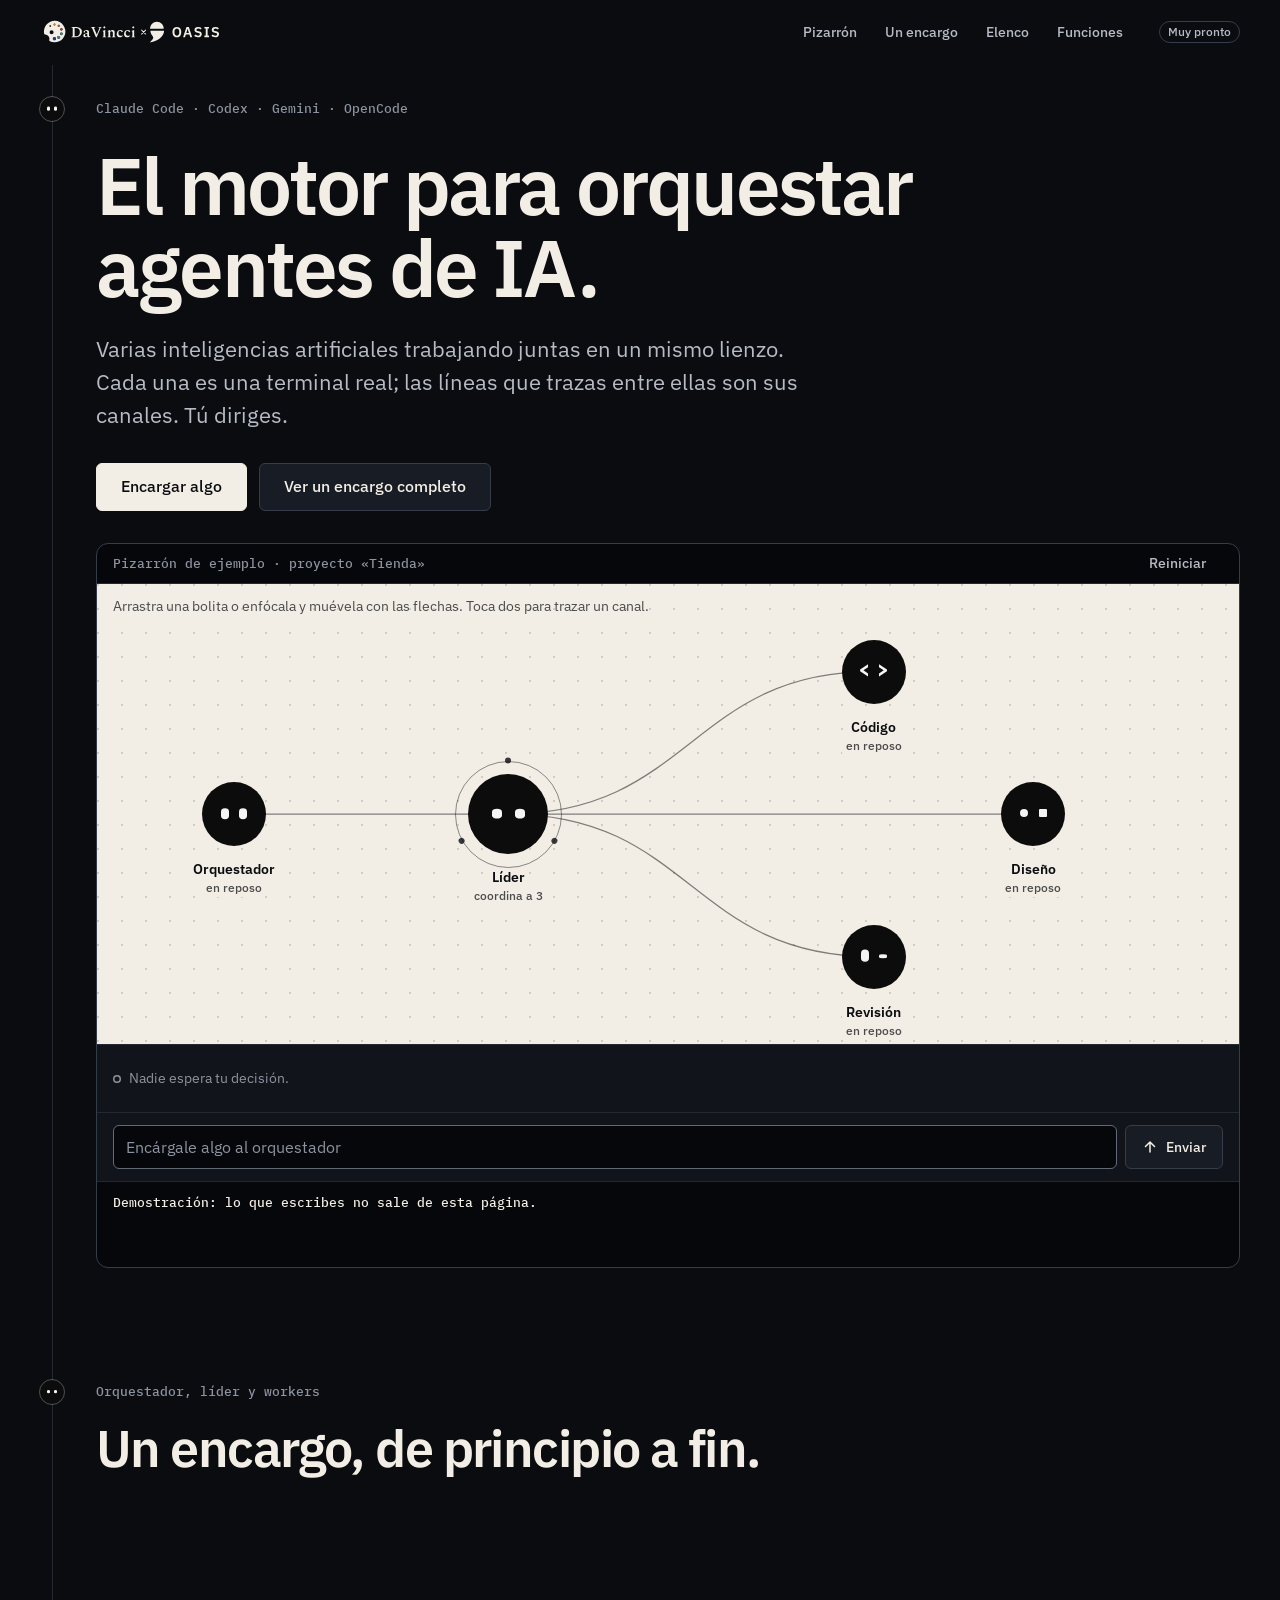
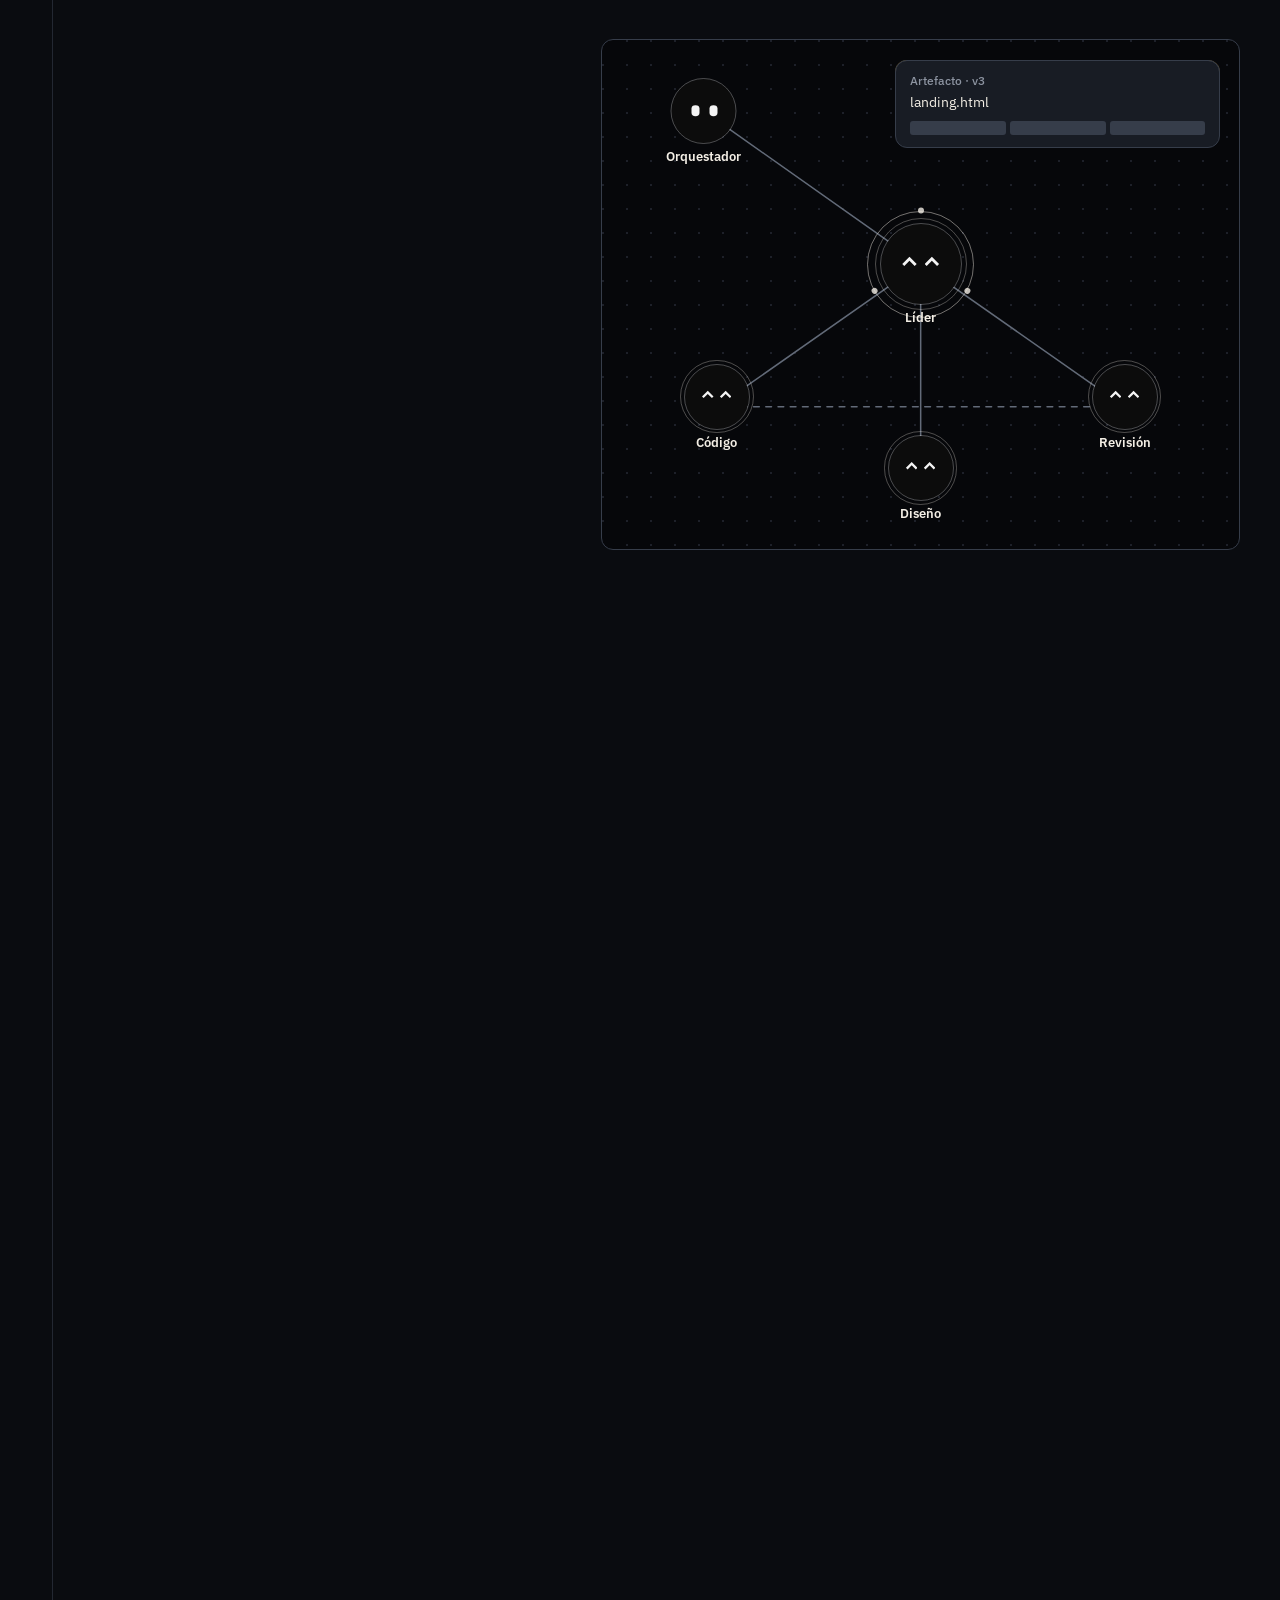
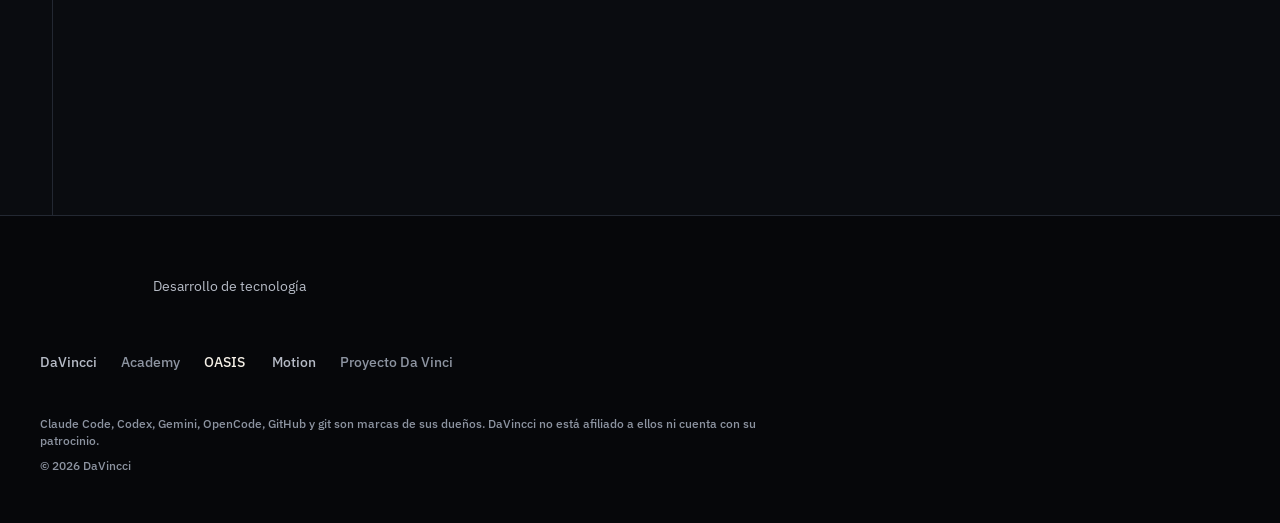
<file: index.html>
<!doctype html>
<html lang="es-MX">
<head>
<meta charset="utf-8">
<meta name="viewport" content="width=device-width, initial-scale=1">
<meta http-equiv="Content-Security-Policy" content="default-src 'none'; script-src 'self'; style-src 'self'; img-src 'self'; font-src 'self'; base-uri 'none'; form-action 'none'">
<meta name="referrer" content="strict-origin-when-cross-origin">
<title>OASIS · El motor para orquestar agentes de IA</title>
<meta name="description" content="OASIS es un pizarrón donde varias inteligencias artificiales trabajan juntas: terminales reales sobre un lienzo, unidas por líneas que son sus canales. Tú diriges.">
<meta name="theme-color" content="#0A0C10">
<meta name="color-scheme" content="dark">
<link rel="icon" href="comun/marca/oasis/reflejo-favicon.svg" type="image/svg+xml">
<link rel="preload" href="comun/fuentes/ibm-plex-sans-latin-400-normal.woff2" as="font" type="font/woff2" crossorigin>
<link rel="preload" href="comun/fuentes/ibm-plex-sans-latin-600-normal.woff2" as="font" type="font/woff2" crossorigin>
<link rel="stylesheet" href="comun/agentitos.css">
<link rel="stylesheet" href="comun/base.css">
<link rel="stylesheet" href="oasis.css">
<script src="comun/arranque.js"></script>
</head>
<body>
<a class="saltar" href="#contenido">Saltar al contenido</a>

<header class="barra">
  <div class="cont">
    <a class="marca" href="#contenido" aria-label="DaVincci × OASIS, inicio">
      <img src="comun/marca/lockup-oasis-color-oscuro.svg" alt="DaVincci × OASIS" width="179" height="28">
    </a>
    <nav class="barra-nav" aria-label="Secciones">
      <a href="#pizarron">Pizarrón</a>
      <a href="#equipo">Un encargo</a>
      <a href="#elenco">Elenco</a>
      <a href="#funciones">Funciones</a>
    </nav>
    <div class="barra-fin"><span class="etiqueta">Muy pronto</span></div>
    <details class="menu">
      <summary aria-label="Menú">
        <svg class="tres" viewBox="0 0 20 20" aria-hidden="true"><path d="M3 6h14M3 10h14M3 14h14"/></svg>
        <svg class="x" viewBox="0 0 20 20" aria-hidden="true"><path d="M5 5l10 10M15 5L5 15"/></svg>
      </summary>
      <nav class="menu-panel" aria-label="Secciones">
        <a href="#pizarron">Pizarrón</a>
        <a href="#equipo">Un encargo</a>
        <a href="#elenco">Elenco</a>
        <a href="#funciones">Funciones</a>
        <p class="nota"><span class="etiqueta">Muy pronto</span></p>
      </nav>
    </details>
  </div>
</header>

<main id="contenido">
  <div class="recorrido" aria-hidden="true"><div><i></i><b></b></div></div>

  <section class="tramo heroe" id="pizarron" aria-labelledby="t-heroe">
    <div class="cont">
      <div class="tramo-cab heroe-cab">
        <p class="sobre"><span class="nodo" aria-hidden="true"><span class="agentito t24" data-rol="general" data-animo="reposo" data-chico aria-hidden="true"><span class="ag-orbe"></span><span class="ag-anillo"></span><span class="ag-cara"><span class="ag-mirada"><span class="ag-ojo"><i class="ag-parpado"></i></span><span class="ag-ojo"><i class="ag-parpado"></i></span></span></span></span></span><span class="dato">Claude Code · Codex · Gemini · OpenCode</span></p>
        <h1 class="display-1" id="t-heroe">El motor para orquestar agentes de IA.</h1>
        <p class="entrada">Varias inteligencias artificiales trabajando juntas en un mismo lienzo. Cada una es una terminal real; las líneas que trazas entre ellas son sus canales. Tú diriges.</p>
        <div class="heroe-botones">
          <a class="btn primario l" href="#encargo" data-enfoca="#encargo">Encargar algo</a>
          <a class="btn l" href="#equipo">Ver un encargo completo</a>
        </div>
      </div>

      <div class="marco pizarron rv" id="demo" data-pausa data-pizarron>
        <div class="marco-cab">
          <span class="dato">Pizarrón de ejemplo<span class="solo-ancho"> · proyecto «Tienda»</span></span>
          <span class="fin"><button type="button" class="btn fantasma m" data-reiniciar>Reiniciar</button></span>
        </div>
        <div class="lienzo lienzo-crema" data-lienzo>
          <svg class="lineas" viewBox="0 0 100 100" preserveAspectRatio="none" aria-hidden="true" focusable="false">
            <g class="respaldo ancho"><path d="M12 50 36 50M36 50 68 19M36 50 82 50M36 50 68 81"/></g>
            <g class="respaldo angosto"><path d="M50 18 50 42M50 42 18 77M50 42 50 82M50 42 82 77"/></g>
            <g data-hilos></g>
          </svg>
          <button type="button" class="n n-orq" aria-describedby="pista-pizarron" data-id="orq" data-nombre="Orquestador">
            <span class="agentito" data-rol="general" data-animo="reposo" data-mira="puntero" aria-hidden="true"><span class="ag-orbe"></span><span class="ag-anillo"></span><span class="ag-cara"><span class="ag-mirada"><span class="ag-ojo"><i class="ag-parpado"></i></span><span class="ag-ojo"><i class="ag-parpado"></i></span></span></span></span>
            <span class="n-nombre">Orquestador</span><span class="n-estado" data-estado>en reposo</span>
          </button>
          <button type="button" class="n n-lid" aria-describedby="pista-pizarron" data-id="lid" data-nombre="Líder">
            <span class="agentito jefe" data-rol="lider" data-animo="reposo" data-mira="puntero" aria-hidden="true"><span class="ag-orbita"><i></i><i></i><i></i></span><span class="ag-orbe"></span><span class="ag-anillo"></span><span class="ag-cara"><span class="ag-mirada"><span class="ag-ojo"><i class="ag-parpado"></i></span><span class="ag-ojo"><i class="ag-parpado"></i></span></span></span></span>
            <span class="n-nombre">Líder</span><span class="n-estado" data-estado>coordina a 3</span>
          </button>
          <button type="button" class="n n-cod" aria-describedby="pista-pizarron" data-id="cod" data-nombre="Código">
            <span class="agentito" data-rol="codigo" data-animo="reposo" data-mira="puntero" aria-hidden="true"><span class="ag-orbe"></span><span class="ag-anillo"></span><span class="ag-cara"><span class="ag-mirada"><span class="ag-ojo"><i class="ag-parpado"></i></span><span class="ag-ojo"><i class="ag-parpado"></i></span></span></span></span>
            <span class="n-nombre">Código</span><span class="n-estado" data-estado>en reposo</span>
          </button>
          <button type="button" class="n n-dis" aria-describedby="pista-pizarron" data-id="dis" data-nombre="Diseño">
            <span class="agentito" data-rol="diseno" data-animo="reposo" data-mira="puntero" aria-hidden="true"><span class="ag-orbe"></span><span class="ag-anillo"></span><span class="ag-cara"><span class="ag-mirada"><span class="ag-ojo"><i class="ag-parpado"></i></span><span class="ag-ojo"><i class="ag-parpado"></i></span></span></span></span>
            <span class="n-nombre">Diseño</span><span class="n-estado" data-estado>en reposo</span>
          </button>
          <button type="button" class="n n-rev" aria-describedby="pista-pizarron" data-id="rev" data-nombre="Revisión">
            <span class="agentito" data-rol="revision" data-animo="reposo" data-mira="puntero" aria-hidden="true"><span class="ag-orbe"></span><span class="ag-anillo"></span><span class="ag-cara"><span class="ag-mirada"><span class="ag-ojo"><i class="ag-parpado"></i></span><span class="ag-ojo"><i class="ag-parpado"></i></span></span></span></span>
            <span class="n-nombre">Revisión</span><span class="n-estado" data-estado>en reposo</span>
          </button>

          <p class="pista cuerpo-s" id="pista-pizarron" data-pista>Arrastra una bolita o enfócala y muévela con las flechas. Toca dos para trazar un canal.</p>
        </div>

        <div class="decision" data-decision data-pide="no" aria-live="polite">
          <p class="cuerpo-s decision-libre"><span class="punto hueco" aria-hidden="true"></span>Nadie espera tu decisión.</p>
          <p class="cuerpo-s decision-pide"><span class="punto aviso" aria-hidden="true"></span><b>Revisión espera tu decisión.</b> <span data-pregunta>¿Publico la landing con el checkout nuevo?</span></p>
          <div class="decision-botones decision-pide">
            <button type="button" class="btn" data-responde="aprobar">Aprobar</button>
            <button type="button" class="btn fantasma" data-responde="cambios">Pedir cambios</button>
          </div>
        </div>

        <div class="encargo" data-encargo role="group" aria-label="Encargo de ejemplo">
          <label class="solo-lector" for="encargo">Encargo para el orquestador</label>
          <input id="encargo" name="encargo" type="text" autocomplete="off" maxlength="120" placeholder="Encárgale algo al orquestador" enterkeyhint="send">
          <button type="button" class="btn" data-envia aria-label="Enviar el encargo">
            <svg viewBox="0 0 16 16" aria-hidden="true"><path d="M8 13V3M3.5 7.5L8 3l4.5 4.5"/></svg><span class="solo-ancho">Enviar</span>
          </button>
        </div>
        <ol class="bitacora" data-bitacora aria-live="polite" aria-label="Lo último que pasó por el bus">
          <li class="dato">Demostración: lo que escribes no sale de esta página.</li>
        </ol>
      </div>
    </div>
  </section>

  <section class="tramo escena" id="equipo" aria-labelledby="t-equipo">
    <div class="cont">
      <header class="tramo-cab">
        <p class="sobre"><span class="nodo" aria-hidden="true"><span class="agentito t24" data-rol="lider" data-animo="reposo" data-chico aria-hidden="true"><span class="ag-orbita"><i></i><i></i><i></i></span><span class="ag-orbe"></span><span class="ag-anillo"></span><span class="ag-cara"><span class="ag-mirada"><span class="ag-ojo"><i class="ag-parpado"></i></span><span class="ag-ojo"><i class="ag-parpado"></i></span></span></span></span></span><span class="dato">Orquestador, líder y workers</span></p>
        <h2 class="display-2" id="t-equipo">Un encargo, de principio a fin.</h2>
      </header>
    </div>
    <div class="escena-alto" data-progreso="fijo:5" data-escena>
      <div class="escena-fija">
        <div class="cont escena-rejilla">
          <div class="escena-arte" data-pausa aria-hidden="true">
            <div class="lienzo-esc">
              <svg class="lineas-esc" viewBox="0 0 500 400" focusable="false">
                <path class="h h1" pathLength="1" d="M80 56L250 176"/>
                <path class="h h2" pathLength="1" d="M250 176L90 288"/>
                <path class="h h3" pathLength="1" d="M250 176L250 344"/>
                <path class="h h4" pathLength="1" d="M250 176L410 288"/>
                <path class="h bus" pathLength="1" d="M90 288L410 288"/>
              </svg>
              <div class="e e-orq"><span class="agentito" data-rol="general" data-animo="reposo" data-e="orq" aria-hidden="true"><span class="ag-orbe"></span><span class="ag-anillo"></span><span class="ag-cara"><span class="ag-mirada"><span class="ag-ojo"><i class="ag-parpado"></i></span><span class="ag-ojo"><i class="ag-parpado"></i></span></span></span></span><span class="n-nombre">Orquestador</span></div>
              <div class="e e-lid"><span class="agentito jefe" data-rol="lider" data-animo="terminado" data-e="lid" aria-hidden="true"><span class="ag-orbita"><i></i><i></i><i></i></span><span class="ag-orbe"></span><span class="ag-anillo"></span><span class="ag-cara"><span class="ag-mirada"><span class="ag-ojo"><i class="ag-parpado"></i></span><span class="ag-ojo"><i class="ag-parpado"></i></span></span></span></span><span class="n-nombre">Líder</span></div>
              <div class="e e-cod"><span class="agentito" data-rol="codigo" data-animo="terminado" data-e="cod" aria-hidden="true"><span class="ag-orbe"></span><span class="ag-anillo"></span><span class="ag-cara"><span class="ag-mirada"><span class="ag-ojo"><i class="ag-parpado"></i></span><span class="ag-ojo"><i class="ag-parpado"></i></span></span></span></span><span class="n-nombre">Código</span></div>
              <div class="e e-dis"><span class="agentito" data-rol="diseno" data-animo="terminado" data-e="dis" aria-hidden="true"><span class="ag-orbe"></span><span class="ag-anillo"></span><span class="ag-cara"><span class="ag-mirada"><span class="ag-ojo"><i class="ag-parpado"></i></span><span class="ag-ojo"><i class="ag-parpado"></i></span></span></span></span><span class="n-nombre">Diseño</span></div>
              <div class="e e-rev"><span class="agentito" data-rol="revision" data-animo="terminado" data-e="rev" aria-hidden="true"><span class="ag-orbe"></span><span class="ag-anillo"></span><span class="ag-cara"><span class="ag-mirada"><span class="ag-ojo"><i class="ag-parpado"></i></span><span class="ag-ojo"><i class="ag-parpado"></i></span></span></span></span><span class="n-nombre">Revisión</span></div>
              <span class="viajero"></span>
              <div class="globo g-encargo"><span class="micro">Tú</span><p class="cuerpo-s">Saca la landing nueva y revisa el checkout.</p></div>
              <div class="globo g-decision"><p class="cuerpo-s"><span class="punto aviso"></span><b>Revisión espera tu decisión.</b></p><p class="falsos"><span>Aprobar</span><span>Pedir cambios</span></p></div>
              <div class="globo g-artefacto"><span class="micro">Artefacto · v3</span><p class="cuerpo-s">landing.html</p><span class="mini-pagina"><i></i><i></i><i></i></span></div>
            </div>
          </div>
          <ol class="leyendas">
            <li><span class="dato">1 de 5</span><h3 class="titulo-1">Lo pides en una frase.</h3><p class="cuerpo">Le escribes al orquestador como a una persona. También puedes dictarlo: la voz se transcribe en tu propia máquina.</p></li>
            <li><span class="dato">2 de 5</span><h3 class="titulo-1">Él arma el equipo.</h3><p class="cuerpo">Decide qué proyectos toca, crea un worker por frente y le da a cada uno su carpeta, su modelo y su encargo. Un líder los coordina.</p></li>
            <li><span class="dato">3 de 5</span><h3 class="titulo-1">Se hablan por las líneas.</h3><p class="cuerpo">Cada línea es un canal. Por ahí Código le avisa a Revisión que ya hay algo que leer, sin pasar por ti.</p></li>
            <li><span class="dato">4 de 5</span><h3 class="titulo-1">A ti te llega lo que hay que decidir.</h3><p class="cuerpo">La Bandeja junta solo lo tuyo: una decisión pendiente o un turno terminado. La coordinación entre ellos no te interrumpe.</p></li>
            <li><span class="dato">5 de 5</span><h3 class="titulo-1">Queda algo que se puede abrir.</h3><p class="cuerpo">El resultado se publica como artefacto, con sus versiones, y la tarea cierra su rama.</p></li>
          </ol>
        </div>
      </div>
    </div>
  </section>

  <section class="tramo" id="elenco" aria-labelledby="t-elenco">
    <div class="cont">
      <header class="tramo-cab rv">
        <p class="sobre"><span class="nodo" aria-hidden="true"><span class="agentito t24" data-rol="diseno" data-animo="reposo" data-chico aria-hidden="true"><span class="ag-orbe"></span><span class="ag-anillo"></span><span class="ag-cara"><span class="ag-mirada"><span class="ag-ojo"><i class="ag-parpado"></i></span><span class="ag-ojo"><i class="ag-parpado"></i></span></span></span></span></span><span class="dato">12 roles, un rasgo cada uno</span></p>
        <h2 class="display-2" id="t-elenco">Cada worker tiene cara.</h2>
        <p class="entrada">Una bolita por worker. Los ojos dicen su rol y el anillo, su estado. Así reconoces a tu equipo de un vistazo, también a 24 px.</p>
      </header>
      <div class="elenco" data-pausa>
        <div class="elenco-barra rv">
          <div class="pestanas" role="group" aria-label="Estado de las bolitas" data-elige="animo" data-en="#elenco .elenco-lista" data-hijos=".agentito">
            <button type="button" data-valor="trabajando" aria-pressed="true">Trabajando</button>
            <button type="button" data-valor="reposo" aria-pressed="false">En reposo</button>
            <button type="button" data-valor="esperando" aria-pressed="false">Espera tu decisión</button>
            <button type="button" data-valor="terminado" aria-pressed="false">Terminó</button>
            <button type="button" data-valor="error" aria-pressed="false">Error</button>
            <button type="button" data-valor="dormido" aria-pressed="false">Dormido</button>
          </div>
          <p class="cuerpo-s elenco-nota" data-nota-animo aria-live="polite">El anillo blanco late y cada rol hace su gesto.</p>
        </div>
        <ul class="elenco-lista">
          <li class="rv"><span class="agentito jefe" data-rol="lider" data-animo="trabajando" aria-hidden="true"><span class="ag-orbita"><i></i><i></i><i></i></span><span class="ag-orbe"></span><span class="ag-anillo"></span><span class="ag-cara"><span class="ag-mirada"><span class="ag-ojo"><i class="ag-parpado"></i></span><span class="ag-ojo"><i class="ag-parpado"></i></span></span></span></span><div><h3 class="titulo-3">Líder</h3><p class="cuerpo-s">Coordina a los workers de una tarea: reparte, junta y decide.</p><p class="micro">Una órbita con un punto por worker.</p></div></li>
          <li class="rv"><span class="agentito" data-rol="planificador" data-animo="trabajando" aria-hidden="true"><span class="ag-orbe"></span><span class="ag-anillo"></span><span class="ag-cara"><span class="ag-mirada"><span class="ag-ojo"><i class="ag-parpado"></i></span><span class="ag-ojo"><i class="ag-parpado"></i></span></span></span></span><div><h3 class="titulo-3">Planificador</h3><p class="cuerpo-s">Descompone y planea, sin tocar código.</p><p class="micro">La única silueta cuadrada.</p></div></li>
          <li class="rv"><span class="agentito" data-rol="codigo" data-animo="trabajando" aria-hidden="true"><span class="ag-orbe"></span><span class="ag-anillo"></span><span class="ag-cara"><span class="ag-mirada"><span class="ag-ojo"><i class="ag-parpado"></i></span><span class="ag-ojo"><i class="ag-parpado"></i></span></span></span></span><div><h3 class="titulo-3">Código</h3><p class="cuerpo-s">Escribe y arregla código en su rama.</p><p class="micro">Sus ojos son una etiqueta: &lt; &gt;.</p></div></li>
          <li class="rv"><span class="agentito" data-rol="revision" data-animo="trabajando" aria-hidden="true"><span class="ag-orbe"></span><span class="ag-anillo"></span><span class="ag-cara"><span class="ag-mirada"><span class="ag-ojo"><i class="ag-parpado"></i></span><span class="ag-ojo"><i class="ag-parpado"></i></span></span></span></span><div><h3 class="titulo-3">Revisión</h3><p class="cuerpo-s">Revisa PR y diffs.</p><p class="micro">Entrecierra un ojo y lee despacio.</p></div></li>
          <li class="rv"><span class="agentito" data-rol="verificador" data-animo="trabajando" aria-hidden="true"><span class="ag-orbe"></span><span class="ag-anillo"></span><span class="ag-cara"><span class="ag-mirada"><span class="ag-ojo"><i class="ag-parpado"></i></span><span class="ag-ojo"><i class="ag-parpado"></i></span></span></span></span><div><h3 class="titulo-3">Verificador</h3><p class="cuerpo-s">Corre pruebas y da el visto bueno.</p><p class="micro">Un ojo es una mira; el otro guiña.</p></div></li>
          <li class="rv"><span class="agentito" data-rol="investigacion" data-animo="trabajando" aria-hidden="true"><span class="ag-orbe"></span><span class="ag-anillo"></span><span class="ag-cara"><span class="ag-mirada"><span class="ag-ojo"><i class="ag-parpado"></i></span><span class="ag-ojo"><i class="ag-parpado"></i></span></span></span></span><div><h3 class="titulo-3">Investigación</h3><p class="cuerpo-s">Busca y compara fuentes.</p><p class="micro">Un ojo grande, como visto con lupa.</p></div></li>
          <li class="rv"><span class="agentito" data-rol="render" data-animo="trabajando" aria-hidden="true"><span class="ag-orbe"></span><span class="ag-anillo"></span><span class="ag-cara"><span class="ag-mirada"><span class="ag-ojo"><i class="ag-parpado"></i></span><span class="ag-ojo"><i class="ag-parpado"></i></span></span></span></span><div><h3 class="titulo-3">Render</h3><p class="cuerpo-s">Renders, video y edición.</p><p class="micro">Un solo ojo panorámico.</p></div></li>
          
          <li class="rv"><span class="agentito" data-rol="infra" data-animo="trabajando" aria-hidden="true"><span class="ag-orbe"></span><span class="ag-anillo"></span><span class="ag-cara"><span class="ag-mirada"><span class="ag-ojo"><i class="ag-parpado"></i></span><span class="ag-ojo"><i class="ag-parpado"></i></span></span></span></span><div><h3 class="titulo-3">Infra</h3><p class="cuerpo-s">Servidores, mudanzas y despliegues.</p><p class="micro">Ojos de píxel, como los LED de un servidor.</p></div></li>
          <li class="rv"><span class="agentito" data-rol="diseno" data-animo="trabajando" aria-hidden="true"><span class="ag-orbe"></span><span class="ag-anillo"></span><span class="ag-cara"><span class="ag-mirada"><span class="ag-ojo"><i class="ag-parpado"></i></span><span class="ag-ojo"><i class="ag-parpado"></i></span></span></span></span><div><h3 class="titulo-3">Diseño</h3><p class="cuerpo-s">Interfaz, marca y vistas previas.</p><p class="micro">Un ojo redondo y uno cuadrado.</p></div></li>
          <li class="rv"><span class="agentito" data-rol="datos" data-animo="trabajando" aria-hidden="true"><span class="ag-orbe"></span><span class="ag-anillo"></span><span class="ag-cara"><span class="ag-mirada"><span class="ag-ojo"><i class="ag-parpado"></i></span><span class="ag-ojo"><i class="ag-parpado"></i></span></span></span></span><div><h3 class="titulo-3">Datos</h3><p class="cuerpo-s">Tablas, análisis y migraciones.</p><p class="micro">Dos barras de una gráfica.</p></div></li>
          <li class="rv"><span class="agentito" data-rol="redactor" data-animo="trabajando" aria-hidden="true"><span class="ag-orbe"></span><span class="ag-anillo"></span><span class="ag-cara"><span class="ag-mirada"><span class="ag-ojo"><i class="ag-parpado"></i></span><span class="ag-ojo"><i class="ag-parpado"></i></span></span></span></span><div><h3 class="titulo-3">Redactor</h3><p class="cuerpo-s">Textos, guiones y contenido.</p><p class="micro">Ojos de comillas.</p></div></li>
          <li class="rv"><span class="agentito" data-rol="general" data-animo="trabajando" aria-hidden="true"><span class="ag-orbe"></span><span class="ag-anillo"></span><span class="ag-cara"><span class="ag-mirada"><span class="ag-ojo"><i class="ag-parpado"></i></span><span class="ag-ojo"><i class="ag-parpado"></i></span></span></span></span><div><h3 class="titulo-3">General</h3><p class="cuerpo-s">Sin rol fijo: toma lo que haga falta.</p><p class="micro">Dos ojos ovalados: la base de todos.</p></div></li>
        </ul>
      </div>
    </div>
  </section>

  <section class="tramo" id="funciones" aria-labelledby="t-funciones">
    <div class="cont">
      <header class="tramo-cab rv">
        <p class="sobre"><span class="nodo" aria-hidden="true"><span class="agentito t24" data-rol="codigo" data-animo="reposo" data-chico aria-hidden="true"><span class="ag-orbe"></span><span class="ag-anillo"></span><span class="ag-cara"><span class="ag-mirada"><span class="ag-ojo"><i class="ag-parpado"></i></span><span class="ag-ojo"><i class="ag-parpado"></i></span></span></span></span></span><span class="dato">Cinco piezas que puedes tocar</span></p>
        <h2 class="display-2" id="t-funciones">Lo que rodea al pizarrón.</h2>
      </header>

      <div class="demos">
        <article class="demo d-bus rv" aria-labelledby="t-bus">
          <div class="demo-texto">
            <h3 class="titulo-2" id="t-bus">Se hablan por un bus.</h3>
            <p class="cuerpo-s">Cada worker trae cuatro herramientas para hablar con sus vecinos del pizarrón. Solo alcanza a quien tú le conectaste.</p>
          </div>
          <div class="marco" data-bus>
            <div class="marco-cab"><span class="dato">Worker «Código» · bus del pizarrón</span></div>
            <div class="bus">
              <div class="bus-lista" role="group" aria-label="Herramientas del bus">
                <button type="button" class="codigo" data-herramienta="vecinos" aria-pressed="true">vecinos()</button>
                <button type="button" class="codigo" data-herramienta="enviar" aria-pressed="false">enviar(a, mensaje)</button>
                <button type="button" class="codigo" data-herramienta="salida" aria-pressed="false">leer_salida(nodo)</button>
                <button type="button" class="codigo" data-herramienta="buzon" aria-pressed="false">leer_buzon()</button>
              </div>
              <div class="bus-salida">
                <p class="cuerpo-s" data-bus-que>Muestra con quién estás conectado y si puedes escribirle.</p>
                <pre class="codigo" data-bus-salida tabindex="0" aria-label="Resultado de ejemplo">vecinos()

[
  { "id": "lider", "estado": "activa" },
  { "id": "revision", "estado": "activa" }
]</pre>
              </div>
            </div>
          </div>
        </article>

        <article class="demo d-boveda rv" aria-labelledby="t-boveda">
          <div class="demo-texto">
            <h3 class="titulo-2" id="t-boveda">Las llaves no pasan por el chat.</h3>
            <p class="cuerpo-s">Los secretos viven cifrados en la Bóveda, cada uno con su alcance. Un worker los usa dentro de un comando; si un valor aparece en un mensaje, sale enmascarado.</p>
          </div>
          <div class="marco" data-boveda>
            <div class="marco-cab"><span class="dato">Bóveda · ejemplo</span><span class="fin"><svg class="ico t3" viewBox="0 0 16 16" aria-hidden="true"><path d="M4 7V5a4 4 0 0 1 8 0v2M3.5 7h9a1 1 0 0 1 1 1v5a1 1 0 0 1-1 1h-9a1 1 0 0 1-1-1V8a1 1 0 0 1 1-1Z"/></svg></span></div>
            <ul class="secretos">
              <li><span class="codigo">repo-ejemplo</span><span class="micro">global</span><span class="codigo t3" aria-label="valor oculto">••••••••</span></li>
              <li><span class="codigo">stripe-prueba</span><span class="micro">proyecto Tienda</span><span class="codigo t3" aria-label="valor oculto">••••••••</span></li>
              <li><span class="codigo">correo-envios</span><span class="micro">Tienda y Boletín</span><span class="codigo t3" aria-label="valor oculto">••••••••</span></li>
            </ul>
            <p class="orden codigo"><span class="t3" aria-hidden="true">$ </span>git push <span class="t3">· el worker usa</span> ••••[repo-ejemplo]</p>
            <div class="redactar" data-redactar role="group" aria-label="Mensaje de ejemplo">
              <label class="micro" for="msj-boveda">Escribe un mensaje con la clave de ejemplo <code>sk_ejemplo_4242</code></label>
              <div class="redactar-fila">
                <input id="msj-boveda" type="text" autocomplete="off" maxlength="90" value="La clave de prueba es sk_ejemplo_4242">
                <button type="button" class="btn m" data-envia>Mandar</button>
              </div>
              <p class="redactado cuerpo-s" data-redactado aria-live="polite"><span class="micro">Así llega al chat</span><span data-texto>La clave de prueba es ••••[stripe-prueba]</span></p>
            </div>
          </div>
        </article>

        <article class="demo d-tareas rv" aria-labelledby="t-tareas">
          <div class="demo-texto">
            <h3 class="titulo-2" id="t-tareas">Cada pedido es una rama.</h3>
            <p class="cuerpo-s">Las tareas se leen como un <code>git log --graph</code>: una línea por pedido y sus movimientos como commits. El punto dice quién la tiene.</p>
          </div>
          <div class="marco tareas" data-tareas data-filtro="toca">
            <div class="marco-cab">
              <div class="pestanas" role="group" aria-label="Filtro de tareas" data-elige="filtro" data-en="[data-tareas]">
                <button type="button" data-valor="toca" aria-pressed="true">Te toca <span class="cuenta" data-cuenta="toca">2</span></button>
                <button type="button" data-valor="marcha" aria-pressed="false">En marcha <span class="cuenta" data-cuenta="marcha">3</span></button>
                <button type="button" data-valor="todo" aria-pressed="false">Todo <span class="cuenta" data-cuenta="todo">6</span></button>
              </div>
            </div>
            <ul class="ramas">
              <li data-espera="toca">
                <button type="button" class="rama" aria-expanded="true"><span class="punto aviso" aria-hidden="true"></span><span class="rama-t">Aprobar la landing nueva</span><span class="rama-q" data-quien>te toca · decidir</span><span class="rama-h dato">5 min</span></button>
                <div class="rama-detalle">
                  <ol class="commits"><li>Pedido</li><li>Se lanzó a Diseño</li><li>Diseño publicó el artefacto v3</li><li class="ahora">Ahora te toca</li></ol>
                  <div class="respuestas" data-respuestas><button type="button" class="btn m" data-cierra>Aprobar</button><button type="button" class="btn fantasma m" data-devuelve>Pedir cambios</button></div>
                </div>
              </li>
              <li data-espera="toca">
                <button type="button" class="rama" aria-expanded="false"><span class="punto aviso" aria-hidden="true"></span><span class="rama-t">Elegir el dominio</span><span class="rama-q" data-quien>te toca · decidir</span><span class="rama-h dato">2 h</span></button>
                <div class="rama-detalle">
                  <ol class="commits"><li>Pedido</li><li>Investigación comparó tres opciones</li><li class="ahora">Ahora te toca</li></ol>
                  <div class="respuestas" data-respuestas><button type="button" class="btn m" data-cierra>Ya lo hice</button></div>
                </div>
              </li>
              <li data-espera="marcha">
                <button type="button" class="rama" aria-expanded="false"><span class="punto" aria-hidden="true"></span><span class="rama-t">Arreglar el checkout en móvil</span><span class="rama-q">la lleva Código</span><span class="rama-h dato">12 min</span></button>
                <div class="rama-detalle"><ol class="commits"><li>Pedido</li><li>Se lanzó a Código</li><li class="ahora">Avance: la prueba ya falla donde debe</li></ol></div>
              </li>
              <li data-espera="marcha">
                <button type="button" class="rama" aria-expanded="false"><span class="punto" aria-hidden="true"></span><span class="rama-t">Escribir el correo de bienvenida</span><span class="rama-q">la lleva Redactor</span><span class="rama-h dato">40 min</span></button>
                <div class="rama-detalle"><ol class="commits"><li>Pedido</li><li class="ahora">Se lanzó a Redactor</li></ol></div>
              </li>
              <li data-espera="marcha">
                <button type="button" class="rama" aria-expanded="false"><span class="punto hueco" aria-hidden="true"></span><span class="rama-t">Dar de alta el comercio</span><span class="rama-q">espera a un tercero</span><span class="rama-h dato">1 d</span></button>
                <div class="rama-detalle"><ol class="commits"><li>Pedido</li><li class="ahora">Espera la respuesta del banco</li></ol></div>
              </li>
              <li data-espera="lista">
                <button type="button" class="rama" aria-expanded="false"><span class="punto hecho" aria-hidden="true"></span><span class="rama-t">Migrar el catálogo</span><span class="rama-q">lista</span><span class="rama-h dato">ayer</span></button>
                <div class="rama-detalle"><ol class="commits"><li>Pedido</li><li>Se lanzó a Datos</li><li class="ahora">Hecha</li></ol></div>
              </li>
            </ul>
            <p class="vacio cuerpo-s" data-vacio hidden><span class="agentito t24" data-rol="general" data-animo="terminado" data-chico aria-hidden="true"><span class="ag-orbe"></span><span class="ag-anillo"></span><span class="ag-cara"><span class="ag-mirada"><span class="ag-ojo"><i class="ag-parpado"></i></span><span class="ag-ojo"><i class="ag-parpado"></i></span></span></span></span>Nada te espera.</p>
          </div>
        </article>

        <article class="demo d-artefactos rv" aria-labelledby="t-artefactos">
          <div class="demo-texto">
            <h3 class="titulo-2" id="t-artefactos">El resultado se abre, no se describe.</h3>
            <p class="cuerpo-s">Un worker publica su trabajo como artefacto: una página que vive en el pizarrón y guarda cada versión.</p>
          </div>
          <div class="marco artefacto" data-artefacto data-version="3">
            <div class="marco-cab">
              <span class="dato">landing.html</span>
              <div class="fin pestanas" role="group" aria-label="Versión del artefacto" data-elige="version" data-en="[data-artefacto]">
                <button type="button" data-valor="1" aria-pressed="false">v1</button>
                <button type="button" data-valor="2" aria-pressed="false">v2</button>
                <button type="button" data-valor="3" aria-pressed="true">v3</button>
              </div>
            </div>
            <div class="pagina" aria-hidden="true">
              <div class="pg-barra"><i></i><i></i><i></i></div>
              <div class="pg-titulo"><i></i><i></i></div>
              <div class="pg-boton"></div>
              <div class="pg-foto"></div>
              <div class="pg-tres"><i></i><i></i><i></i></div>
            </div>
            <p class="cuerpo-s artefacto-nota" data-nota-version aria-live="polite">v3 · Revisión pidió tres columnas y Diseño las añadió.</p>
          </div>
        </article>

        <article class="demo d-cambios rv" aria-labelledby="t-cambios">
          <div class="demo-texto">
            <h3 class="titulo-2" id="t-cambios">Cada worker en su rama, y tú ves el diff.</h3>
            <p class="cuerpo-s">Con rama propia, un worker nace en su worktree de git: dos en el mismo repositorio no se pisan. Al terminar cada turno queda un punto de control al que puedes volver.</p>
          </div>
          <div class="marco cambios" data-cambios data-modo="sin-commit">
            <div class="marco-cab">
              <span class="dato"><svg class="ico" viewBox="0 0 16 16" aria-hidden="true"><path d="M5 3.5v9M5 9c0-2.5 6-1 6-4.5"/><circle cx="5" cy="3" r="1.5"/><circle cx="5" cy="13" r="1.5"/><circle cx="11" cy="3.5" r="1.5"/></svg>oasis/codigo</span>
              <div class="fin pestanas" role="group" aria-label="Qué cambios ver" data-elige="modo" data-en="[data-cambios]">
                <button type="button" data-valor="sin-commit" aria-pressed="true">Sin commit</button>
                <button type="button" data-valor="base" aria-pressed="false">Contra la base</button>
                <button type="button" data-valor="turno" aria-pressed="false">Último turno</button>
              </div>
            </div>
            <div class="diff">
              <ul class="diff-archivos" aria-label="Archivos cambiados">
                <li data-en="sin-commit base turno"><span class="codigo">carrito.ts</span><span class="dato"><b class="mas">+4</b> <b class="menos">−2</b></span></li>
                <li data-en="base turno"><span class="codigo">pago.ts</span><span class="dato"><b class="mas">+9</b> <b class="menos">−1</b></span></li>
                <li data-en="base"><span class="codigo">pago.test.ts</span><span class="dato"><b class="mas">+14</b> <b class="menos">−0</b></span></li>
              </ul>
              <pre class="diff-lineas codigo" tabindex="0" aria-label="Diff de carrito.ts"><span class="ctx"> export function total(carrito: Carrito) {</span>
<span class="menos">− return carrito.items.reduce((s, i) =&gt; s + i.precio, 0);</span>
<span class="mas">+ const suma = carrito.items.reduce((s, i) =&gt; s + i.precio * i.cantidad, 0);</span>
<span class="mas">+ return redondear(suma);</span>
<span class="ctx"> }</span>
<span class="solo-base ctx"> </span>
<span class="solo-base mas">+ export const redondear = (n: number) =&gt; Math.round(n * 100) / 100;</span></pre>
            </div>
            <p class="cuerpo-s cambios-nota" data-nota-modo aria-live="polite">Lo que el worker tiene sin commit, con los archivos nuevos.</p>
          </div>
        </article>
      </div>
    </div>
  </section>

  <section class="tramo" id="donde" aria-labelledby="t-donde">
    <div class="cont">
      <header class="tramo-cab rv">
        <p class="sobre"><span class="nodo" aria-hidden="true"><span class="agentito t24" data-rol="infra" data-animo="reposo" data-chico aria-hidden="true"><span class="ag-orbe"></span><span class="ag-anillo"></span><span class="ag-cara"><span class="ag-mirada"><span class="ag-ojo"><i class="ag-parpado"></i></span><span class="ag-ojo"><i class="ag-parpado"></i></span></span></span></span></span><span class="dato">Sin nube de por medio</span></p>
        <h2 class="display-2" id="t-donde">Corre en tus máquinas.</h2>
      </header>
      <dl class="hechos rv">
        <div><dt class="titulo-3">Tu computadora</dt><dd class="cuerpo">OASIS se instala en tu equipo. El pizarrón, la configuración y el historial del bus viven en una carpeta tuya.</dd></div>
        <div><dt class="titulo-3">Tus cuentas</dt><dd class="cuerpo">Cada worker es una sesión real de Claude Code, Codex, Gemini u OpenCode con la cuenta que tú elijas. Se asigna por proyecto.</dd></div>
        <div><dt class="titulo-3">Tus servidores</dt><dd class="cuerpo">Un worker puede nacer en tu laptop o en un servidor tuyo, por SSH. A un servidor nunca se va en silencio: tú lo eliges.</dd></div>
        <div><dt class="titulo-3">Tu voz</dt><dd class="cuerpo">El dictado se transcribe en la propia máquina y el texto queda en la barra para que lo revises antes de mandarlo.</dd></div>
      </dl>
    </div>
  </section>

  <section class="cierre" aria-labelledby="t-cierre">
    <div class="cont">
      <div class="tramo-cab rv">
        <p class="sobre"><span class="nodo" aria-hidden="true"><span class="agentito t24" data-rol="general" data-animo="terminado" data-chico aria-hidden="true"><span class="ag-orbe"></span><span class="ag-anillo"></span><span class="ag-cara"><span class="ag-mirada"><span class="ag-ojo"><i class="ag-parpado"></i></span><span class="ag-ojo"><i class="ag-parpado"></i></span></span></span></span></span><span class="etiqueta">Muy pronto</span></p>
        <h2 class="display-2" id="t-cierre">Tú diriges.</h2>
        <p class="entrada">OASIS es la primera herramienta de DaVincci. Todavía no está abierta al público.</p>
        <div class="botones"><a class="btn primario l" href="https://davincci.tech/">Conocer DaVincci</a></div>
      </div>
    </div>
  </section>
</main>

<footer class="pie">
  <div class="cont">
    <div class="pie-marca">
      <a href="https://davincci.tech/" aria-label="DaVincci"><img src="comun/marca/lockup-color-oscuro.svg" alt="DaVincci" width="97" height="28" loading="lazy"></a>
      <span class="cuerpo-s">Desarrollo de tecnología</span>
    </div>
    <nav class="pie-familia" aria-label="La familia DaVincci">
      <a href="https://davincci.tech/">DaVincci</a>
      <span>Academy</span>
      <a href="#contenido" aria-current="page">OASIS</a>
      <a href="https://motion.davincci.tech/">Motion</a>
      <span>Proyecto Da Vinci</span>
    </nav>
    <div class="pie-legal">
      <p class="micro">Claude Code, Codex, Gemini, OpenCode, GitHub y git son marcas de sus dueños. DaVincci no está afiliado a ellos ni cuenta con su patrocinio.</p>
      <p class="micro">© 2026 DaVincci</p>
    </div>
  </div>
</footer>

<script src="comun/agentitos.js" defer></script>
<script src="comun/base.js" defer></script>
<script src="oasis.js" defer></script>
</body>
</html>
</file>
<file: comun/agentitos.css>
.agentito {
  --t: 68px;
  --ag-negro: #0c0c0c;
  --ag-ojo: #f4f4f4;
  --ag-filo: rgba(255, 255, 255, 0.28);
  --ag-trazo: color-mix(in srgb, currentColor 46%, transparent);
  --ag-aviso: #c4932f;
  --ag-peligro: #ee8573;
  --ag-abre: 1;
  position: relative;
  display: inline-block;
  flex: none;
  width: var(--t);
  height: var(--t);
  vertical-align: middle;
}

.ag-t24 { --t: 24px; } .ag-t28 { --t: 28px; } .ag-t30 { --t: 30px; } .ag-t32 { --t: 32px; } .ag-t36 { --t: 36px; } .ag-t40 { --t: 40px; } .ag-t44 { --t: 44px; } .ag-t46 { --t: 46px; } .ag-t48 { --t: 48px; } .ag-t56 { --t: 56px; } .ag-t64 { --t: 64px; } .ag-t68 { --t: 68px; } .ag-t72 { --t: 72px; } .ag-t84 { --t: 84px; } .ag-t96 { --t: 96px; } .ag-t128 { --t: 128px; } .ag-t190 { --t: 190px; }

.ag-lienzo .agentito { --ag-filo: transparent; }
.ag-orbe {
  position: absolute;
  inset: 0;
  border-radius: var(--ag-forma, 50%);
  background: var(--ag-negro);
  outline: 1px solid var(--ag-filo);
}
.ag-anillo {
  position: absolute;
  inset: calc(var(--t) * -0.075);
  border: 1px solid transparent;
  border-radius: var(--ag-forma-anillo, 50%);
}
.ag-cara { position: absolute; inset: 0; display: grid; place-items: center; }
.ag-mirada {
  display: flex;
  align-items: center;
  gap: calc(var(--t) * 0.16);
  margin-top: calc(var(--t) * -0.04);
  
  translate: calc(var(--mx, 0) * var(--t) * 0.075) calc(var(--my, 0) * var(--t) * 0.075);
}
.ag-ojo { position: relative; width: calc(var(--t) * 0.12); height: calc(var(--t) * 0.2); }
.ag-parpado {
  position: absolute;
  inset: 0;
  border-radius: var(--ag-ojo-forma, 999px);
  background: var(--ag-ojo);
  transform: scaleY(var(--ag-abre));
  transform-origin: 50% 60%;
}

.agentito[data-rol='lider'] { --ag-abre: 0.62; }
.ag-orbita { position: absolute; inset: calc(var(--t) * -0.17); border: 1px solid var(--ag-trazo); border-radius: 50%; }
.ag-n1 { --n: 1; } .ag-n2 { --n: 2; } .ag-n3 { --n: 3; } .ag-n4 { --n: 4; } .ag-n5 { --n: 5; } .ag-n6 { --n: 6; } .ag-n7 { --n: 7; } .ag-n8 { --n: 8; }
.ag-orbita i:nth-child(1) { --i: 0; } .ag-orbita i:nth-child(2) { --i: 1; } .ag-orbita i:nth-child(3) { --i: 2; } .ag-orbita i:nth-child(4) { --i: 3; } .ag-orbita i:nth-child(5) { --i: 4; } .ag-orbita i:nth-child(6) { --i: 5; } .ag-orbita i:nth-child(7) { --i: 6; } .ag-orbita i:nth-child(8) { --i: 7; }
.ag-orbita i {
  --p: max(3px, calc(var(--t) * 0.075));
  position: absolute; left: 50%; top: 50%; width: var(--p); height: var(--p); margin: calc(var(--p) / -2);
  border-radius: 50%; background: currentColor; opacity: 0.8;
  transform: rotate(calc(var(--i) * 1turn / var(--n))) translateY(calc(var(--t) * -0.67));
}

.agentito[data-rol='planificador'] { --ag-forma: 30%; --ag-forma-anillo: 34%; }
.agentito[data-rol='planificador'] .ag-ojo { width: calc(var(--t) * 0.11); height: calc(var(--t) * 0.11); }
.agentito[data-rol='planificador'] .ag-mirada { transform: translate(-12%, -12%); }

.agentito[data-rol='codigo'] .ag-ojo { width: calc(var(--t) * 0.13); }
.agentito[data-rol='codigo'] .ag-parpado { border-radius: 0; clip-path: polygon(100% 0, 100% 24%, 40% 50%, 100% 76%, 100% 100%, 0 57%, 0 43%); }
.agentito[data-rol='codigo'] .ag-ojo + .ag-ojo .ag-parpado { clip-path: polygon(0 0, 100% 43%, 100% 57%, 0 100%, 0 76%, 60% 50%, 0 24%); }

.agentito[data-rol='revision'] { --ag-abre: 0.95; }
.agentito[data-rol='revision'] .ag-ojo + .ag-ojo .ag-parpado { transform: scaleY(0.3); }

.agentito[data-rol='verificador'] .ag-ojo:first-child { width: calc(var(--t) * 0.18); height: calc(var(--t) * 0.18); }
.agentito[data-rol='verificador'] .ag-ojo:first-child .ag-parpado {
  border-radius: 50%;
  -webkit-mask: radial-gradient(circle, #000 0 20%, transparent 23% 50%, #000 52% 68%, transparent 70%);
  mask: radial-gradient(circle, #000 0 20%, transparent 23% 50%, #000 52% 68%, transparent 70%);
}
.agentito[data-rol='verificador'] .ag-ojo + .ag-ojo .ag-parpado { transform: scaleY(0.14); }

.agentito[data-rol='investigacion'] .ag-mirada { gap: calc(var(--t) * 0.1); }
.agentito[data-rol='investigacion'] .ag-ojo { width: calc(var(--t) * 0.1); height: calc(var(--t) * 0.1); }
.agentito[data-rol='investigacion'] .ag-ojo + .ag-ojo { width: calc(var(--t) * 0.24); height: calc(var(--t) * 0.24); }

.agentito[data-rol='render'] .ag-ojo + .ag-ojo { display: none; }
.agentito[data-rol='render'] .ag-ojo { width: calc(var(--t) * 0.5); height: calc(var(--t) * 0.1); overflow: hidden; border-radius: 3px; }
.agentito[data-rol='render'] .ag-parpado { border-radius: 3px; }

.agentito[data-rol='infra'] { --ag-ojo-forma: 1px; }
.agentito[data-rol='infra'] .ag-ojo { width: calc(var(--t) * 0.12); height: calc(var(--t) * 0.12); }

.agentito[data-rol='diseno'] .ag-ojo { width: calc(var(--t) * 0.13); height: calc(var(--t) * 0.13); }
.agentito[data-rol='diseno'] .ag-ojo:first-child .ag-parpado { border-radius: 50%; }
.agentito[data-rol='diseno'] .ag-ojo + .ag-ojo .ag-parpado { border-radius: 1px; }

.agentito[data-rol='datos'] { --ag-ojo-forma: 2px; }
.agentito[data-rol='datos'] .ag-mirada { align-items: flex-end; gap: calc(var(--t) * 0.07); }
.agentito[data-rol='datos'] .ag-ojo { width: calc(var(--t) * 0.09); height: calc(var(--t) * 0.14); }
.agentito[data-rol='datos'] .ag-ojo + .ag-ojo { height: calc(var(--t) * 0.24); }
.agentito[data-rol='datos'] .ag-parpado { transform-origin: 50% 100%; }

.agentito[data-rol='redactor'] .ag-mirada { gap: calc(var(--t) * 0.06); transform: translateY(-10%); }
.agentito[data-rol='redactor'] .ag-ojo { width: calc(var(--t) * 0.13); height: calc(var(--t) * 0.13); }

.agentito[data-rol='vigia'] { --ag-abre: 1; }
.agentito[data-rol='vigia'] .ag-ojo { width: calc(var(--t) * 0.1); height: calc(var(--t) * 0.27); }
.agentito[data-rol='redactor'] .ag-parpado { border-radius: 50% 50% 50% 0; }

.agentito[data-animo='reposo']:is([data-rol='general'], :not([data-rol])) { --ag-abre: 0.84; }
.agentito[data-animo='pensando'] .ag-mirada { transform: translate(12%, -16%); }
.agentito[data-animo='trabajando']:is([data-rol='general'], [data-rol='lider'], :not([data-rol])) { --ag-abre: 0.42; }
.agentito[data-animo='trabajando'] .ag-mirada { transform: translateY(10%); }
.agentito[data-animo='trabajando'] .ag-anillo { border-color: var(--ag-trazo); }
.agentito[data-animo='esperando'] .ag-parpado { transform: scale(1.12); }
.agentito[data-animo='esperando'] .ag-mirada { transform: translateY(8%); }
.agentito[data-animo='esperando'] .ag-anillo { border-color: var(--ag-aviso); }
.agentito[data-animo='dormido'] { --ag-abre: 0.12; }
.agentito[data-animo='dormido'] .ag-parpado { opacity: 0.55; transform: scaleY(0.12); }

.agentito:is([data-animo='error'], [data-animo='terminado']) .ag-mirada { align-items: center; gap: calc(var(--t) * 0.1); transform: none; }
.agentito:is([data-animo='error'], [data-animo='terminado']) :is(.ag-ojo, .ag-ojo + .ag-ojo) { display: block; width: calc(var(--t) * 0.18); height: calc(var(--t) * 0.18); overflow: visible; }
.agentito:is([data-animo='error'], [data-animo='terminado']) :is(.ag-ojo, .ag-ojo + .ag-ojo) .ag-parpado { border-radius: 0; -webkit-mask: none; mask: none; transform: none; opacity: 1; }
.agentito[data-animo='error'] :is(.ag-ojo, .ag-ojo + .ag-ojo) .ag-parpado { clip-path: polygon(14% 0, 50% 36%, 86% 0, 100% 14%, 64% 50%, 100% 86%, 86% 100%, 50% 64%, 14% 100%, 0 86%, 36% 50%, 0 14%); }
.agentito[data-animo='error'] .ag-anillo { border-color: var(--ag-peligro); }
.agentito[data-animo='terminado'] :is(.ag-ojo, .ag-ojo + .ag-ojo) .ag-parpado { clip-path: polygon(50% 16%, 100% 66%, 86% 80%, 50% 44%, 14% 80%, 0 66%); }
.agentito[data-animo='terminado'] .ag-mirada { transform: translateY(-6%); }
.agentito[data-animo='terminado'] .ag-anillo { border-color: color-mix(in srgb, currentColor 30%, transparent); }

.agentito[data-chico] .ag-anillo, .agentito[data-chico] .ag-orbita { display: none; }

@media (prefers-reduced-motion: no-preference) {
  .ag-mirada { transition: translate 260ms cubic-bezier(0.16, 1, 0.3, 1), transform 240ms cubic-bezier(0.16, 1, 0.3, 1); }
  .ag-parpado { transition: transform 200ms cubic-bezier(0.16, 1, 0.3, 1), opacity 160ms; }

  
  .agentito.parpadea .ag-parpado { animation: ag-parpadear 190ms cubic-bezier(0.65, 0, 0.35, 1) 1; }
  @keyframes ag-parpadear { 50% { transform: scaleY(0.08); } }

  
  .agentito[data-animo='trabajando'] .ag-anillo { animation: ag-latir 2.4s ease-in-out infinite; }
  .agentito[data-animo='trabajando']:is([data-rol='general'], :not([data-rol])) .ag-mirada { animation: ag-leer 1.6s ease-in-out infinite; }
  .agentito[data-animo='pensando'] .ag-mirada { animation: ag-pensar 3.2s cubic-bezier(0.65, 0, 0.35, 1) infinite; }
  .agentito[data-rol='lider'][data-animo='trabajando'] .ag-orbita { animation: ag-girar 8s linear infinite; }
  .agentito[data-rol='planificador'][data-animo='trabajando'] .ag-mirada { animation: ag-cuadricula 3.2s infinite; }
  .agentito[data-rol='codigo'][data-animo='trabajando'] .ag-ojo { animation: ag-etiqueta-i 1.3s ease-in-out infinite; }
  .agentito[data-rol='codigo'][data-animo='trabajando'] .ag-ojo + .ag-ojo { animation-name: ag-etiqueta-d; }
  .agentito[data-rol='revision'][data-animo='trabajando'] .ag-mirada { animation: ag-leer-lento 3.4s ease-in-out infinite; }
  .agentito[data-rol='verificador'][data-animo='trabajando'] .ag-ojo:first-child { animation: ag-enfocar 1.4s ease-in-out infinite; }
  .agentito[data-rol='investigacion'][data-animo='trabajando'] .ag-mirada { animation: ag-buscar 3.2s linear infinite; }
  .agentito[data-rol='render'][data-animo='trabajando'] .ag-ojo::after { content: ''; position: absolute; top: 0; bottom: 0; left: 0; width: 9%; background: var(--ag-negro); animation: ag-cabezal 2.2s linear infinite; }
  .agentito[data-rol='infra'][data-animo='trabajando'] .ag-parpado { animation: ag-led 0.8s steps(1) infinite; }
  .agentito[data-rol='infra'][data-animo='trabajando'] .ag-ojo + .ag-ojo .ag-parpado { animation-delay: -0.4s; }
  .agentito[data-rol='diseno'][data-animo='trabajando'] .ag-ojo + .ag-ojo { animation: ag-rombo 2.6s ease-in-out infinite; }
  .agentito[data-rol='datos'][data-animo='trabajando'] .ag-ojo { transform-origin: 50% 100%; animation: ag-barra 1.1s ease-in-out infinite alternate; }
  .agentito[data-rol='datos'][data-animo='trabajando'] .ag-ojo + .ag-ojo { animation-delay: -0.55s; }
  .agentito[data-rol='redactor'][data-animo='trabajando'] .ag-mirada { animation: ag-cursor 1.06s steps(1) infinite; }

  @keyframes ag-latir { 0%, 100% { opacity: 0.3; } 50% { opacity: 0.9; } }
  @keyframes ag-leer { 0%, 100% { transform: translate(-5%, 10%); } 50% { transform: translate(5%, 10%); } }
  @keyframes ag-pensar { 0%, 12% { transform: translate(-14%, -16%); } 40%, 60% { transform: translate(14%, -16%); } 88%, 100% { transform: translate(-14%, -16%); } }
  @keyframes ag-girar { to { transform: rotate(360deg); } }
  @keyframes ag-cuadricula { 0%, 20% { transform: translate(-14%, -14%); } 25%, 45% { transform: translate(14%, -14%); } 50%, 70% { transform: translate(-14%, 14%); } 75%, 95% { transform: translate(14%, 14%); } 100% { transform: translate(-14%, -14%); } }
  @keyframes ag-etiqueta-i { 50% { transform: translateX(-45%); } }
  @keyframes ag-etiqueta-d { 50% { transform: translateX(45%); } }
  @keyframes ag-leer-lento { 0%, 100% { transform: translateX(-12%); } 50% { transform: translateX(12%); } }
  @keyframes ag-enfocar { 0%, 100% { transform: scale(1); } 50% { transform: scale(0.78); } }
  @keyframes ag-buscar { 0% { transform: rotate(0) translateX(10%) rotate(0); } 100% { transform: rotate(360deg) translateX(10%) rotate(-360deg); } }
  @keyframes ag-cabezal { from { transform: translateX(-100%); } to { transform: translateX(1111%); } }
  @keyframes ag-led { 0% { opacity: 1; } 50% { opacity: 0.25; } }
  @keyframes ag-rombo { 0%, 30% { transform: rotate(0); } 50%, 80% { transform: rotate(45deg) scale(0.9); } 100% { transform: rotate(0); } }
  @keyframes ag-barra { from { transform: scaleY(0.45); } to { transform: scaleY(1.1); } }
  @keyframes ag-cursor { 0% { opacity: 1; } 50% { opacity: 0.35; } }

  .agentito.fuera *, .agentito.fuera *::after { animation-play-state: paused !important; }
}
</file>
<file: comun/base.css>
@font-face { font-family: "IBM Plex Sans"; font-style: normal; font-weight: 400; font-display: swap; src: url(fuentes/ibm-plex-sans-latin-400-normal.woff2) format("woff2"); }
@font-face { font-family: "IBM Plex Sans"; font-style: normal; font-weight: 500; font-display: swap; src: url(fuentes/ibm-plex-sans-latin-500-normal.woff2) format("woff2"); }
@font-face { font-family: "IBM Plex Sans"; font-style: normal; font-weight: 600; font-display: swap; src: url(fuentes/ibm-plex-sans-latin-600-normal.woff2) format("woff2"); }
@font-face { font-family: "IBM Plex Mono"; font-style: normal; font-weight: 400; font-display: swap; src: url(fuentes/ibm-plex-mono-latin-400-normal.woff2) format("woff2"); }
@font-face { font-family: "IBM Plex Mono"; font-style: normal; font-weight: 500; font-display: swap; src: url(fuentes/ibm-plex-mono-latin-500-normal.woff2) format("woff2"); }

:root {
  color-scheme: dark;

  
  --fondo-hundido: #06070A;
  --fondo:         #0A0C10;
  --sup-1:         #11141A;
  --sup-2:         #181C24;

  
  --linea:         #232832;
  --linea-fuerte:  #363D4A;
  --linea-control: #626A78;

  
  --texto:   #F3EEE5;
  --texto-2: #B6BBC6;
  --texto-3: #8D94A1;

  
  --crema: #F3EEE5;   --cafe: #2A1E17;
  --ocre: #C4932F;       --ocre-luz: #E3B65A;
  --siena: #A65A2C;      --siena-luz: #E0905F;
  --sanguina: #A63A2B;   --sanguina-luz: #EE8573;
  --verdigris: #3E8676;  --verdigris-luz: #5DB09C;
  --azurita: #4C79A8;    --azurita-luz: #7FA6CF;
  --lapis: #22408F;      --lapis-vivo: #3459D1;  --lapis-luz: #9DB4FF;

  
  --firma:  var(--ocre);
  --firma-luz: var(--ocre-luz);
  --enlace: var(--lapis-luz);
  --foco:   var(--lapis-luz);
  --hecho:  var(--verdigris-luz);
  --aviso:  var(--ocre-luz);
  --error:  var(--sanguina-luz);
  --info:   var(--azurita-luz);

  --sans: "IBM Plex Sans", system-ui, -apple-system, "Segoe UI", sans-serif;
  --mono: "IBM Plex Mono", ui-monospace, "SF Mono", Menlo, Consolas, monospace;

  --e-1: 4px; --e-2: 8px; --e-3: 12px; --e-4: 16px; --e-5: 24px; --e-6: 32px; --e-7: 48px; --e-8: 64px; --e-9: 96px; --e-10: 128px;
  --r-1: 6px; --r-2: 12px; --r-p: 999px;

  --dur-1: 120ms; --dur-2: 200ms; --dur-3: 320ms; --dur-4: 600ms;
  --salida: cubic-bezier(.16, 1, .3, 1);
  --vaiven: cubic-bezier(.65, 0, .35, 1);

  --ancho: 1200px;
  --margen: 20px;
  --alto-barra: 64px;
  --sangria: 0px;          
  --entre: 72px;           
}
@media (min-width: 600px) { :root { --margen: 32px; } }
@media (min-width: 900px) { :root { --sangria: 56px; --entre: 112px; } }
@media (min-width: 1024px) { :root { --margen: 40px; } }

*, *::before, *::after { box-sizing: border-box; }
html { -webkit-text-size-adjust: 100%; text-size-adjust: 100%; scroll-padding-top: calc(var(--alto-barra) + 16px); }
body {
  margin: 0; background: var(--fondo); color: var(--texto);
  font: 400 1rem/1.6 var(--sans);
  -webkit-font-smoothing: antialiased; text-rendering: optimizeLegibility;
  overflow-x: clip;
}
h1, h2, h3, h4, p, ul, ol, figure, dl, dd, blockquote { margin: 0; }
ul, ol { padding: 0; list-style: none; }
a { color: inherit; text-decoration: none; }
img, svg { display: block; max-width: 100%; }
button, input, textarea { font: inherit; color: inherit; }
button { cursor: pointer; }
::selection { background: var(--lapis-vivo); color: #fff; }
:focus-visible { outline: 2px solid var(--foco); outline-offset: 2px; border-radius: 4px; }
[hidden] { display: none !important; }
.solo-lector { position: absolute; width: 1px; height: 1px; overflow: hidden; clip-path: inset(50%); white-space: nowrap; }

.saltar { position: absolute; left: 16px; top: -72px; z-index: 100; background: var(--crema); color: var(--fondo); padding: 10px 14px; border-radius: var(--r-1); font-size: .875rem; font-weight: 500; }
.saltar:focus { top: 10px; }

.cont { width: 100%; max-width: calc(var(--ancho) + 2 * var(--margen)); margin: 0 auto; padding: 0 var(--margen); }
main .cont { padding-left: calc(var(--margen) + var(--sangria)); }

.display-1 { font-size: clamp(2.75rem, 1.6rem + 5vw, 5rem); line-height: 1.02; font-weight: 600; letter-spacing: -.035em; text-wrap: balance; }
.display-2 { font-size: clamp(2rem, 1.3rem + 3vw, 3.25rem); line-height: 1.08; font-weight: 600; letter-spacing: -.03em; text-wrap: balance; }
.titulo-1 { font-size: 1.5rem; line-height: 1.25; font-weight: 600; letter-spacing: -.015em; }
.titulo-2 { font-size: 1.25rem; line-height: 1.3; font-weight: 600; letter-spacing: -.01em; }
.titulo-3 { font-size: 1rem; line-height: 1.4; font-weight: 600; }
.entrada { font-size: clamp(1.125rem, 1rem + .5vw, 1.375rem); line-height: 1.5; color: var(--texto-2); max-width: 56ch; text-wrap: pretty; }
.cuerpo { font-size: 1rem; line-height: 1.6; color: var(--texto-2); max-width: 64ch; text-wrap: pretty; }
.cuerpo-s { font-size: .875rem; line-height: 1.5; color: var(--texto-2); text-wrap: pretty; }
.micro { font-size: .75rem; line-height: 1.4; font-weight: 500; color: var(--texto-3); }
.dato { font-family: var(--mono); font-size: .8125rem; line-height: 1.4; font-weight: 500; color: var(--texto-3); }
.codigo, code { font-family: var(--mono); font-size: .875rem; line-height: 1.6; }
code { color: var(--texto); background: var(--sup-2); border-radius: 4px; padding: .1em .36em; font-size: .86em; }
.t3 { color: var(--texto-3); }

.barra { position: sticky; top: 0; z-index: 50; background: var(--fondo); border-bottom: 1px solid transparent; transition: border-color var(--dur-2); }
.barra.con-borde { border-bottom-color: var(--linea); }
.barra .cont { height: var(--alto-barra); display: flex; align-items: center; gap: var(--e-5); }
.marca { display: inline-flex; align-items: center; gap: 10px; flex: none; min-height: 44px; }
.marca img { height: 28px; width: auto; }
.marca .ruta { color: var(--texto-3); font-size: 1.125rem; }
.marca .producto { font-size: 1rem; font-weight: 500; color: var(--texto); }
.barra-nav { display: flex; align-items: center; gap: var(--e-1); margin-left: auto; }
.barra-nav a { display: inline-flex; align-items: center; min-height: 40px; padding: 0 var(--e-3); border-radius: var(--r-1); font-size: .875rem; font-weight: 500; color: var(--texto-2); white-space: nowrap; transition: color var(--dur-1), background-color var(--dur-1); }
.barra-nav a:hover { color: var(--texto); background: var(--sup-2); }
.barra-fin { display: flex; align-items: center; gap: var(--e-3); flex: none; }

.menu { display: none; margin-left: auto; }
.menu summary { list-style: none; display: grid; place-items: center; width: 44px; height: 44px; border-radius: var(--r-1); color: var(--texto); cursor: pointer; }
.menu summary::-webkit-details-marker { display: none; }
.menu summary svg { width: 20px; height: 20px; fill: none; stroke: currentColor; stroke-width: 1.5; stroke-linecap: round; }
.menu summary .x { display: none; }
.menu[open] summary .x { display: block; }
.menu[open] summary .tres { display: none; }
.menu-panel { position: fixed; inset: var(--alto-barra) 0 0; z-index: 49; background: var(--fondo); border-top: 1px solid var(--linea); padding: var(--e-4) var(--margen) var(--e-6); overflow: auto; display: flex; flex-direction: column; }
.menu-panel a { display: flex; align-items: center; min-height: 56px; border-bottom: 1px solid var(--linea); font-size: 1.125rem; font-weight: 500; color: var(--texto); }
.menu-panel .nota { margin-top: var(--e-5); }
.menu:not([open]) .menu-panel { display: none; }
@media (max-width: 899px) {
  .barra-nav, .barra-fin { display: none; }
  .menu { display: block; }
}

.btn {
  display: inline-flex; align-items: center; justify-content: center; gap: var(--e-2);
  min-height: 44px; height: 44px; padding: 0 var(--e-4); border-radius: var(--r-1); font-size: .875rem; font-weight: 500; white-space: nowrap;
  border: 1px solid var(--linea-fuerte); background: var(--sup-2); color: var(--texto);
  transition: background-color var(--dur-1), border-color var(--dur-1), color var(--dur-1), transform var(--dur-1);
}
.btn:hover { border-color: var(--linea-control); }
.btn:active { transform: scale(.98); }
.btn.primario { background: var(--crema); border-color: var(--crema); color: var(--fondo); }
.btn.primario:hover { background: #fff; border-color: #fff; }
.btn.fantasma { background: none; border-color: transparent; color: var(--texto-2); }
.btn.fantasma:hover { background: var(--sup-2); color: var(--texto); }
.btn.l { height: 48px; padding: 0 var(--e-5); font-size: 1rem; }
.btn.m { height: 40px; min-height: 40px; }
@media (max-width: 899px), (pointer: coarse) { .btn.m { height: 44px; min-height: 44px; } }
.btn[disabled] { opacity: .45; cursor: default; pointer-events: none; }
.btn svg, .ico { width: 16px; height: 16px; fill: none; stroke: currentColor; stroke-width: 1.5; stroke-linecap: round; stroke-linejoin: round; flex: none; }
.ico.g { width: 20px; height: 20px; }

.enlace { color: var(--enlace); text-decoration: underline; text-decoration-color: transparent; text-underline-offset: 4px; transition: text-decoration-color var(--dur-1); }
.enlace:hover { text-decoration-color: currentColor; }
.enlace .fl { display: inline-block; transition: transform var(--dur-1); }
.enlace:hover .fl { transform: translateX(2px); }

.etiqueta { display: inline-flex; align-items: center; gap: 6px; height: 22px; padding: 0 var(--e-2); border-radius: var(--r-p); border: 1px solid var(--linea-fuerte); color: var(--texto-2); font-size: .75rem; font-weight: 500; line-height: 1; white-space: nowrap; }
.etiqueta.aviso { color: var(--aviso); border-color: color-mix(in srgb, var(--ocre) 45%, transparent); background: color-mix(in srgb, var(--ocre) 12%, transparent); }
.etiqueta.hecho { color: var(--hecho); border-color: color-mix(in srgb, var(--verdigris) 45%, transparent); background: color-mix(in srgb, var(--verdigris) 12%, transparent); }
.etiqueta.error { color: var(--error); border-color: color-mix(in srgb, var(--sanguina) 45%, transparent); background: color-mix(in srgb, var(--sanguina) 12%, transparent); }
.etiqueta.info { color: var(--info); border-color: color-mix(in srgb, var(--azurita) 45%, transparent); background: color-mix(in srgb, var(--azurita) 12%, transparent); }
.etiqueta svg { width: 12px; height: 12px; fill: none; stroke: currentColor; stroke-width: 1.5; stroke-linecap: round; stroke-linejoin: round; }

main { position: relative; }
.tramo { padding: var(--entre) 0 0; position: relative; }
.tramo:last-of-type { padding-bottom: var(--entre); }
.tramo-cab { display: grid; gap: var(--e-4); max-width: 800px; position: relative; }
.tramo-cab + * { margin-top: var(--e-6); }
@media (min-width: 900px) { .tramo-cab + * { margin-top: var(--e-7); } }
.sobre { display: flex; align-items: center; gap: var(--e-3); color: var(--firma-luz); min-height: 24px; }

.sobre .nodo { flex: none; }
@media (min-width: 900px) {
  .sobre .nodo { position: absolute; left: calc(var(--sangria) * -1); top: 0; width: 24px; height: 24px; display: grid; place-items: center; }
}
.recorrido { display: none; }
@media (min-width: 900px) {
  .recorrido { display: block; position: absolute; inset: 0; pointer-events: none; }
  .recorrido > div { position: relative; height: 100%; max-width: calc(var(--ancho) + 2 * var(--margen)); margin: 0 auto; }
  .recorrido i, .recorrido b { position: absolute; top: 0; bottom: 0; left: calc(var(--margen) + 11.5px); width: 1px; background: var(--linea); }
  .recorrido b { background: var(--firma); transform-origin: 50% 0; transform: scaleY(0); }
}
@media (min-width: 900px) and (prefers-reduced-motion: no-preference) {
  @supports (animation-timeline: view()) {
    main { view-timeline: --recorrido block; }
    .recorrido b { animation: recorrido-pintar linear both; animation-timeline: --recorrido; animation-range: entry 50% exit 50%; }
  }
}
@keyframes recorrido-pintar { from { transform: scaleY(0); } to { transform: scaleY(1); } }

.tarjeta { background: var(--sup-1); border: 1px solid var(--linea); border-radius: var(--r-2); padding: var(--e-5); min-width: 0; }
@media (max-width: 599px) { .tarjeta { padding: 20px; } }
.marco { background: var(--fondo-hundido); border: 1px solid var(--linea-fuerte); border-radius: var(--r-2); overflow: clip; min-width: 0; }
.marco-cab { height: 40px; display: flex; align-items: center; gap: var(--e-3); padding: 0 var(--e-4); border-bottom: 1px solid var(--linea); }
.marco-cab .dato { white-space: nowrap; overflow: hidden; text-overflow: ellipsis; min-width: 0; }
.marco-cab .fin { margin-left: auto; display: flex; align-items: center; gap: var(--e-2); flex: none; }

.pestanas { display: flex; gap: var(--e-1); min-width: 0; overflow-x: auto; scrollbar-width: none; }
.pestanas::-webkit-scrollbar { display: none; }
.pestanas button { position: relative; flex: none; min-height: 44px; padding: 0 var(--e-3); background: none; border: 0; border-radius: var(--r-1); font-size: .875rem; font-weight: 500; color: var(--texto-2); white-space: nowrap; transition: color var(--dur-1); }
.pestanas button:hover { color: var(--texto); }
.pestanas button::after { content: ""; position: absolute; left: var(--e-3); right: var(--e-3); bottom: 4px; height: 2px; background: var(--subrayado, var(--ocre)); transform: scaleX(0); transition: transform var(--dur-2) var(--salida); }
.pestanas button[aria-pressed="true"], .pestanas button[aria-selected="true"] { color: var(--texto); }
.pestanas button[aria-pressed="true"]::after, .pestanas button[aria-selected="true"]::after { transform: scaleX(1); }

.punto { display: inline-block; width: 8px; height: 8px; border-radius: 50%; background: var(--linea-control); flex: none; }
.punto.aviso { background: var(--aviso); }
.punto.hecho { background: var(--hecho); }
.punto.error { background: var(--error); }
.punto.vivo { background: var(--texto); }
.punto.hueco { background: none; box-shadow: inset 0 0 0 1.5px var(--texto-3); }

.cierre { padding: var(--entre) 0; }
.cierre .display-2 { max-width: 18ch; }
.cierre .entrada { margin-top: var(--e-5); }
.cierre .botones { margin-top: var(--e-6); display: flex; flex-wrap: wrap; align-items: center; gap: var(--e-3) var(--e-4); }

.mov .rv { opacity: 0; transform: translateY(16px); transition: opacity var(--dur-4) var(--salida), transform var(--dur-4) var(--salida); transition-delay: var(--d, 0ms); }
.mov .rv.in { opacity: 1; transform: none; }
.rv.d1 { --d: 60ms; } .rv.d2 { --d: 120ms; } .rv.d3 { --d: 180ms; } .rv.d4 { --d: 240ms; }

@media (prefers-reduced-motion: reduce) {
  *, *::before, *::after { animation-duration: .001ms !important; animation-iteration-count: 1 !important; transition-duration: .001ms !important; transition-delay: 0s !important; scroll-behavior: auto !important; }
}

.agentito { --ag-filo: rgba(255, 255, 255, .28); --ag-aviso: var(--aviso); --ag-peligro: var(--error); color: var(--texto); }
.agentito.t24 { --t: 24px; } .agentito.t40 { --t: 40px; } .agentito.t64 { --t: 64px; } .agentito.t96 { --t: 96px; }
.ag-orbita { --n: 3; }
.ag-orbita i:nth-child(1) { --i: 0; } .ag-orbita i:nth-child(2) { --i: 1; } .ag-orbita i:nth-child(3) { --i: 2; }

.lienzo-crema .agentito { --ag-filo: transparent; --ag-aviso: var(--ocre); --ag-peligro: var(--sanguina); color: var(--fondo); }

.menu-abierto { overflow: hidden; }
.saltar { min-height: 44px; display: inline-flex; align-items: center; }

.error-pagina { display: grid; justify-items: start; align-content: center; gap: var(--e-3); min-height: 62svh; padding-top: var(--e-8); padding-bottom: var(--e-8); }
.error-pagina .agentito { margin-bottom: var(--e-4); }
.error-pagina .dato { color: var(--texto-3); }
.error-pagina .cuerpo { color: var(--texto-2); }
.enlace-flecha { display: inline-flex; align-items: center; gap: 8px; min-height: 44px; color: var(--enlace); font-weight: 500; }
.enlace-flecha svg { width: 16px; height: 16px; fill: none; stroke: currentColor; stroke-width: 1.5; stroke-linecap: round; stroke-linejoin: round; transition: transform var(--dur-1); }
.enlace-flecha:hover svg { transform: translateX(3px); }

.pie { background: var(--fondo-hundido); border-top: 1px solid var(--linea); padding: var(--e-7) 0; }
.pie .cont { width: 100%; max-width: calc(var(--ancho) + 2 * var(--margen)); margin: 0 auto; padding: 0 var(--margen); display: grid; gap: var(--e-6); }
.pie .cuerpo-s { font-size: .875rem; line-height: 1.5; color: var(--texto-2); }
.pie .micro { margin: 0; font-size: .75rem; line-height: 1.4; font-weight: 500; color: var(--texto-3); }
.pie-marca { display: flex; flex-wrap: wrap; align-items: center; gap: var(--e-3) var(--e-4); }
.pie-marca a { display: inline-flex; align-items: center; min-height: 44px; }
.pie-marca img { height: 28px; width: auto; }
.pie-familia { display: flex; flex-wrap: wrap; gap: 0 var(--e-5); }
.pie-familia a, .pie-familia span { display: inline-flex; align-items: center; min-height: 44px; font-size: .875rem; font-weight: 500; text-decoration: none; }
.pie-familia a { min-width: 44px; color: var(--texto-2); transition: color var(--dur-1); }
.pie-familia a:hover { color: var(--texto); }
.pie-familia a[aria-current] { color: var(--texto); }
.pie-familia span { color: var(--texto-3); }
.pie-legal { display: grid; gap: var(--e-2); max-width: 72ch; }
</file>
<file: oasis.css>
:root { --firma: var(--crema); --firma-luz: var(--crema); --subrayado: var(--crema); }

.agentito.jefe { --t: 80px; }
.sobre .nodo .agentito.jefe, .agentito.t24.jefe { --t: 24px; }

.heroe { padding-top: var(--e-7); }
@media (min-width: 900px) { .heroe { padding-top: var(--e-6); } .heroe .heroe-cab + * { margin-top: var(--e-6); } .heroe-cab { gap: var(--e-4); } }
.heroe-cab { max-width: 860px; gap: var(--e-5); }
.heroe-botones { display: flex; flex-wrap: wrap; gap: var(--e-3); margin-top: var(--e-2); }
@media (max-width: 479px) { .heroe-botones .btn { flex: 1 1 100%; } }

.pizarron { --tn: 64px; }
.lienzo {
  position: relative; height: 460px; overflow: clip; touch-action: pan-y;
  background: var(--fondo-hundido) url(reticula.svg) 0 0 / 24px 24px;
}
.lineas { position: absolute; inset: 0; width: 100%; height: 100%; pointer-events: none; overflow: visible; }
.lineas path { fill: none; stroke: var(--linea-control); stroke-width: 1.25; stroke-linecap: round; vector-effect: non-scaling-stroke; }
.lineas path.bus { stroke-dasharray: 5 6; }
.lineas path.nueva { stroke: var(--texto); }
.lineas .mensaje { fill: var(--crema); }
.respaldo.angosto { display: none; }
.js .lineas .respaldo { display: none; }

.n {
  --x: 50%; --y: 50%;
  position: absolute; left: var(--x); top: var(--y); translate: -50% calc(var(--tn) / -2 - 14px);
  display: grid; justify-items: center; gap: 2px; padding: 14px 10px 6px; min-width: 104px;
  background: none; border: 0; border-radius: var(--r-2); cursor: grab; touch-action: none; user-select: none; -webkit-user-select: none;
  transition: background-color var(--dur-1);
}
.n .agentito { --t: var(--tn); margin-bottom: 12px; }
.n:hover, .n:focus-visible { background: color-mix(in srgb, var(--sup-2) 70%, transparent); }
.n.sel { background: var(--sup-2); box-shadow: inset 0 0 0 1px var(--linea-control); }
.n.arrastra { cursor: grabbing; z-index: 3; transition: none; }
.n-nombre { font-size: .875rem; font-weight: 600; line-height: 1.3; color: var(--texto); white-space: nowrap; }
.n-estado { font-size: .75rem; font-weight: 500; line-height: 1.4; color: var(--texto-3); white-space: nowrap; }
.n[data-animo-nodo="esperando"] .n-estado { color: var(--aviso); }
.n[data-animo-nodo="error"] .n-estado { color: var(--error); }
.n-lid { --tn: 80px; }

.n-orq { --x: 12%; --y: 50%; }
.n-lid { --x: 36%; --y: 50%; }
.n-cod { --x: 68%; --y: 19%; }
.n-dis { --x: 82%; --y: 50%; }
.n-rev { --x: 68%; --y: 81%; }

.lienzo-crema { --tinta: var(--fondo); --tinta-2: color-mix(in srgb, var(--fondo) 72%, transparent); background: var(--crema) url(reticula-tinta.svg) 0 0 / 24px 24px; color: var(--tinta); }
.lienzo-crema .lineas path { stroke: color-mix(in srgb, var(--fondo) 50%, transparent); }
.lienzo-crema .lineas path.nueva { stroke: var(--tinta); }
.lienzo-crema .lineas .mensaje { fill: var(--tinta); }
.lienzo-crema .n-nombre { color: var(--tinta); }
.lienzo-crema .n-estado, .lienzo-crema .n[data-animo-nodo] .n-estado, .lienzo-crema .pista { color: var(--tinta-2); }
.lienzo-crema .n:hover, .lienzo-crema .n:focus-visible { background: color-mix(in srgb, var(--fondo) 6%, transparent); }
.lienzo-crema .n.sel { background: color-mix(in srgb, var(--fondo) 8%, transparent); box-shadow: inset 0 0 0 1px color-mix(in srgb, var(--fondo) 50%, transparent); }
.lienzo-crema .n:focus-visible { outline-color: var(--tinta); }

.pista { position: absolute; left: var(--e-4); top: var(--e-3); right: var(--e-4); color: var(--texto-3); pointer-events: none; }

.decision { display: flex; flex-wrap: wrap; align-items: center; justify-content: space-between; gap: var(--e-2) var(--e-4); min-height: 132px; align-content: center; padding: var(--e-3) var(--e-4); background: var(--sup-1); border-top: 1px solid var(--linea); }
.decision p { color: var(--texto-2); flex: 1 1 260px; }
.decision b { color: var(--texto); font-weight: 600; }
.decision .punto { margin-right: 8px; }
.decision .decision-libre { color: var(--texto-3); }
.decision-botones { display: flex; gap: var(--e-2); flex-wrap: wrap; }
.decision[data-pide="no"] .decision-pide, .decision[data-pide="si"] .decision-libre { display: none; }
@media (min-width: 700px) { .decision { min-height: 68px; } }

.encargo { display: flex; gap: var(--e-2); padding: var(--e-3) var(--e-4); border-top: 1px solid var(--linea); background: var(--sup-1); }
.encargo input, .redactar input {
  flex: 1; min-width: 0; height: 44px; padding: 0 var(--e-3); border-radius: var(--r-1); font-size: 1rem;
  background: var(--fondo-hundido); border: 1px solid var(--linea-control); color: var(--texto);
}
.encargo input::placeholder { color: var(--texto-3); opacity: 1; }
.encargo input:focus-visible, .redactar input:focus-visible { outline-offset: 0; border-color: var(--foco); }
.bitacora { border-top: 1px solid var(--linea); padding: var(--e-3) var(--e-4); display: grid; gap: 2px; min-height: 150px; align-content: start; }
@media (min-width: 760px) { .bitacora { min-height: 86px; } }
.bitacora li { overflow-wrap: anywhere; }
@media (min-width: 760px) { .bitacora li { white-space: nowrap; overflow: hidden; text-overflow: ellipsis; } }
.bitacora li:first-child { color: var(--texto); }
.solo-ancho { display: none; }
@media (min-width: 600px) { .solo-ancho { display: inline; } }

@media (max-width: 759px) {
  .pizarron { --tn: 48px; }
  .lienzo { height: 496px; }
  .n { min-width: 88px; padding: 12px 6px 4px; }
  .n .agentito { margin-bottom: 9px; }
  .n-lid { --tn: 56px; }
  .n-orq { --x: 50%; --y: 20%; }
  .n-lid { --x: 50%; --y: 44%; }
  .n-cod { --x: 17%; --y: 76%; }
  .n-dis { --x: 50%; --y: 82%; }
  .n-rev { --x: 83%; --y: 76%; }
  .respaldo.ancho { display: none; }
  .respaldo.angosto { display: block; }
  .pista { font-size: .8125rem; }
}

.escena .tramo-cab + * { margin-top: 0; }
.escena-alto { margin-top: var(--e-6); }
.escena-rejilla { display: grid; gap: var(--e-6); align-items: start; }
.escena-arte { min-width: 0; }
.lienzo-esc {
  --tn: 40px;
  position: relative; aspect-ratio: 5 / 4; container-type: inline-size; width: min(100%, 640px); margin: 0 auto;
  background: var(--fondo-hundido) url(reticula.svg) 0 0 / 24px 24px; border: 1px solid var(--linea-fuerte); border-radius: var(--r-2); overflow: clip;
}
.lineas-esc { position: absolute; inset: 0; width: 100%; height: 100%; }
.lineas-esc .h { fill: none; stroke: var(--linea-control); stroke-width: 1.2; stroke-linecap: round; stroke-dasharray: 1; stroke-dashoffset: 0; }
.lineas-esc .bus { stroke-dasharray: .014 .016; }
.e { position: absolute; translate: -50% calc(var(--tn) / -2); display: grid; justify-items: center; gap: 6px; }
.e .agentito { --t: var(--tn); }
.e .agentito.jefe { --t: calc(var(--tn) * 1.25); }
.e-lid { translate: -50% calc(var(--tn) * -.625); }
.e .n-nombre { font-size: .75rem; }
.e-orq { left: 16%; top: 14%; }
.e-lid { left: 50%; top: 44%; }
.e-cod { left: 18%; top: 70%; }
.e-dis { left: 50%; top: 84%; }
.e-rev { left: 82%; top: 70%; }
.viajero { position: absolute; left: 18%; top: 70%; width: 10px; height: 10px; margin: -5px; border-radius: 50%; background: var(--crema); opacity: 0; }
.globo { position: absolute; left: 32%; right: 3%; top: 4%; background: var(--sup-2); border: 1px solid var(--linea-fuerte); border-radius: var(--r-2); padding: 10px 12px; display: grid; gap: 2px; }
.globo .cuerpo-s { color: var(--texto); }
.globo .punto { margin-right: 8px; }
.g-decision { border-color: color-mix(in srgb, var(--ocre) 45%, transparent); }
.g-encargo, .g-decision { display: none; }
.falsos { display: flex; gap: 6px; margin-top: 6px; }
.falsos span { white-space: nowrap; font-size: .75rem; font-weight: 500; padding: 3px 10px; border-radius: var(--r-1); border: 1px solid var(--linea-fuerte); color: var(--texto-2); }
.falsos span:first-child { color: var(--texto); border-color: var(--linea-control); }
.mini-pagina { display: grid; grid-template-columns: repeat(3, 1fr); gap: 4px; margin-top: 6px; }
.mini-pagina i { height: 14px; border-radius: 3px; background: var(--linea-fuerte); }
.leyendas { display: grid; gap: var(--e-5); counter-reset: paso; }
.leyendas li { display: grid; gap: var(--e-2); padding-top: var(--e-4); border-top: 1px solid var(--linea); }
.leyendas .cuerpo { max-width: 46ch; }
@media (min-width: 600px) { .lienzo-esc { --tn: 56px; } .e .n-nombre { font-size: .8125rem; } .globo { left: 46%; padding: 12px 14px; } }
@media (min-width: 900px) {
  .escena-rejilla { grid-template-columns: minmax(0, 5fr) minmax(0, 7fr); gap: var(--e-7); }
  .escena-arte { order: 2; position: sticky; top: calc(var(--alto-barra) + var(--e-5)); }
  .lienzo-esc { --tn: 64px; margin: 0 0 0 auto; }
}

@media (prefers-reduced-motion: no-preference) {
  @supports (animation-timeline: view()) {
    .escena-alto { height: 250svh; view-timeline: --esc block; view-timeline-inset: var(--alto-barra) 0px; margin-top: 0; }
    .escena-fija { position: sticky; top: var(--alto-barra); height: calc(100svh - var(--alto-barra)); display: grid; align-items: center; overflow: clip; }
    .escena-rejilla { align-items: center; gap: var(--e-4); }
    .escena-arte { position: static; }
    .lienzo-esc { width: min(100%, 57svh); }
    .g-encargo, .g-decision { display: grid; }
    .leyendas { gap: 0; min-height: 150px; align-content: start; }
    .leyendas li { grid-area: 1 / 1; border-top: 0; padding-top: 0; opacity: 0; }
    .escena-alto :where(.h, .e, .viajero, .globo, .leyendas li) { animation: linear both; animation-timeline: --esc; animation-range: contain; }
    .escena-alto .h1 { animation-name: esc-h1; } .escena-alto .h2 { animation-name: esc-h2; } .escena-alto .h3 { animation-name: esc-h3; } .escena-alto .h4 { animation-name: esc-h4; }
    .escena-alto .bus { animation-name: esc-bus; }
    .escena-alto .e-lid { animation-name: esc-lid; } .escena-alto .e-cod { animation-name: esc-cod; } .escena-alto .e-dis { animation-name: esc-dis; } .escena-alto .e-rev { animation-name: esc-rev; }
    .escena-alto .viajero { animation-name: esc-viajero; }
    .escena-alto .g-encargo { animation-name: esc-encargo; } .escena-alto .g-decision { animation-name: esc-decision; } .escena-alto .g-artefacto { animation-name: esc-artefacto; }
    .escena-alto .leyendas li:nth-child(1) { animation-name: ley-1; } .escena-alto .leyendas li:nth-child(2) { animation-name: ley-2; }
    .escena-alto .leyendas li:nth-child(3) { animation-name: ley-3; } .escena-alto .leyendas li:nth-child(4) { animation-name: ley-4; } .escena-alto .leyendas li:nth-child(5) { animation-name: ley-5; }
  }
}
@media (prefers-reduced-motion: no-preference) and (min-width: 900px) {
  @supports (animation-timeline: view()) {
    .escena-alto { height: 300svh; }
    .escena-rejilla { gap: var(--e-7); }
    .lienzo-esc { width: min(100%, 640px, 85svh); }
    .leyendas { min-height: 0; align-content: center; }
  }
}
@keyframes esc-h1 { 0%, 20% { stroke-dashoffset: 1; } 26%, 100% { stroke-dashoffset: 0; } }
@keyframes esc-h2 { 0%, 29% { stroke-dashoffset: 1; } 35%, 100% { stroke-dashoffset: 0; } }
@keyframes esc-h3 { 0%, 31% { stroke-dashoffset: 1; } 37%, 100% { stroke-dashoffset: 0; } }
@keyframes esc-h4 { 0%, 33% { stroke-dashoffset: 1; } 39%, 100% { stroke-dashoffset: 0; } }
@keyframes esc-bus { 0%, 43% { opacity: 0; } 48%, 100% { opacity: 1; } }
@keyframes esc-lid { 0%, 23% { opacity: 0; scale: .6; } 29%, 100% { opacity: 1; scale: 1; } }
@keyframes esc-cod { 0%, 33% { opacity: 0; scale: .6; } 38%, 100% { opacity: 1; scale: 1; } }
@keyframes esc-dis { 0%, 35% { opacity: 0; scale: .6; } 40%, 100% { opacity: 1; scale: 1; } }
@keyframes esc-rev { 0%, 37% { opacity: 0; scale: .6; } 42%, 100% { opacity: 1; scale: 1; } }
@keyframes esc-viajero { 0%, 49% { opacity: 0; translate: 0 0; } 51% { opacity: 1; translate: 3cqw 0; } 59% { opacity: 1; translate: 61cqw 0; } 61%, 100% { opacity: 0; translate: 64cqw 0; } }
@keyframes esc-encargo { 0%, 2% { opacity: 0; translate: 0 10px; } 7%, 58% { opacity: 1; translate: 0 0; } 62%, 100% { opacity: 0; translate: 0 0; } }
@keyframes esc-decision { 0%, 63% { opacity: 0; translate: 0 10px; } 67%, 79% { opacity: 1; translate: 0 0; } 82%, 100% { opacity: 0; translate: 0 0; } }
@keyframes esc-artefacto { 0%, 84% { opacity: 0; translate: 0 10px; } 89%, 100% { opacity: 1; translate: 0 0; } }
@keyframes ley-1 { 0%, 17% { opacity: 1; translate: 0 0; } 20%, 100% { opacity: 0; translate: 0 -12px; } }
@keyframes ley-2 { 0%, 20% { opacity: 0; translate: 0 12px; } 23%, 39% { opacity: 1; translate: 0 0; } 42%, 100% { opacity: 0; translate: 0 -12px; } }
@keyframes ley-3 { 0%, 42% { opacity: 0; translate: 0 12px; } 45%, 59% { opacity: 1; translate: 0 0; } 62%, 100% { opacity: 0; translate: 0 -12px; } }
@keyframes ley-4 { 0%, 62% { opacity: 0; translate: 0 12px; } 65%, 79% { opacity: 1; translate: 0 0; } 82%, 100% { opacity: 0; translate: 0 -12px; } }
@keyframes ley-5 { 0%, 82% { opacity: 0; translate: 0 12px; } 85%, 100% { opacity: 1; translate: 0 0; } }

.elenco-barra { display: grid; gap: var(--e-2); border-bottom: 1px solid var(--linea); padding-bottom: var(--e-3); }
.elenco-nota { color: var(--texto-3); min-height: 1.5em; }
.elenco-lista { display: grid; grid-template-columns: minmax(0, 1fr); }
.elenco-lista li { display: grid; grid-template-columns: 96px minmax(0, 1fr); align-items: center; gap: var(--e-4); padding: var(--e-5) 0; border-bottom: 1px solid var(--linea); min-height: 136px; }
.elenco-lista .agentito { justify-self: center; }
.elenco-lista .agentito.jefe { --t: 72px; }
.elenco-lista div { display: grid; gap: 2px; }
.elenco-lista .micro { margin-top: 4px; }
@media (max-width: 599px) {
  .elenco-lista li { grid-template-columns: 64px minmax(0, 1fr); padding: var(--e-4) 0; min-height: 0; }
  .elenco-lista .agentito { --t: 48px; }
  .elenco-lista .agentito.jefe { --t: 48px; }
}
@media (min-width: 600px) { .elenco-lista { grid-template-columns: repeat(2, minmax(0, 1fr)); column-gap: var(--e-6); } }
@media (min-width: 1100px) { .elenco-lista { grid-template-columns: repeat(3, minmax(0, 1fr)); } }

.demos { display: grid; grid-template-columns: minmax(0, 1fr); gap: var(--e-4); }
.demo { background: var(--sup-1); border: 1px solid var(--linea); border-radius: var(--r-2); padding: 20px; display: grid; grid-template-rows: auto 1fr; gap: var(--e-5); min-width: 0; }
.demo > .marco { display: flex; flex-direction: column; }
.demo > .marco > :last-child { flex: 1 0 auto; }
.demo-texto { display: grid; gap: var(--e-2); max-width: 52ch; }
.demo .marco-cab { height: auto; min-height: 44px; padding-right: var(--e-2); }
.demo .marco-cab .dato { display: inline-flex; align-items: center; gap: 6px; }
@media (min-width: 600px) { .demo { padding: var(--e-5); } }
@media (min-width: 1000px) {
  .demos { grid-template-columns: repeat(12, minmax(0, 1fr)); gap: var(--e-5); }
  .d-bus, .d-tareas { grid-column: span 7; }
  .d-boveda, .d-artefactos { grid-column: span 5; }
  .d-cambios { grid-column: span 12; grid-template-columns: minmax(0, 4fr) minmax(0, 8fr); grid-template-rows: auto; gap: var(--e-6); align-items: start; }
}

.bus { display: grid; }
.bus-lista { display: flex; flex-wrap: wrap; gap: var(--e-2); padding: var(--e-3) var(--e-4); border-bottom: 1px solid var(--linea); }
.bus-lista button { min-height: 44px; padding: 0 var(--e-3); border-radius: var(--r-1); background: none; border: 1px solid var(--linea-fuerte); color: var(--texto-2); transition: color var(--dur-1), border-color var(--dur-1), background-color var(--dur-1); }
.bus-lista button:hover { color: var(--texto); border-color: var(--linea-control); }
.bus-lista button[aria-pressed="true"] { color: var(--crema); background: var(--sup-2); border-color: var(--linea-fuerte); box-shadow: inset 0 -2px 0 var(--firma); }
.bus-salida { padding: var(--e-4); display: grid; gap: var(--e-3); min-height: 236px; align-content: start; }
.bus-salida pre { margin: 0; white-space: pre-wrap; overflow-wrap: anywhere; color: var(--texto); font-size: .8125rem; line-height: 1.6; }

.secretos li { display: grid; grid-template-columns: minmax(0, 1fr) auto; align-items: center; gap: 0 var(--e-3); padding: 10px var(--e-4); border-bottom: 1px solid var(--linea); }
.secretos li > :nth-child(1) { color: var(--texto); }
.secretos li > :nth-child(2) { grid-column: 1; }
.secretos li > :nth-child(3) { grid-column: 2; grid-row: 1 / span 2; letter-spacing: .08em; }
.orden { padding: var(--e-3) var(--e-4); border-bottom: 1px solid var(--linea); color: var(--texto); overflow-x: auto; white-space: nowrap; font-size: .8125rem; }
.redactar { padding: var(--e-4); display: grid; gap: var(--e-2); }
.redactar label { color: var(--texto-2); font-weight: 400; font-size: .875rem; line-height: 1.5; }
.redactar-fila { display: flex; gap: var(--e-2); }
.redactar .btn.m { height: 44px; min-height: 44px; }
.redactado { display: grid; gap: 2px; margin-top: var(--e-2); padding: var(--e-3); border: 1px solid var(--linea); border-radius: var(--r-1); background: var(--sup-1); color: var(--texto); overflow-wrap: anywhere; }

.pestanas .cuenta { margin-left: 4px; color: var(--texto-3); font-family: var(--mono); font-size: .75rem; }
.ramas { position: relative; padding: var(--e-2) 0; }
.ramas::before { content: ""; position: absolute; left: calc(var(--e-4) + 3.5px); top: 22px; bottom: 22px; width: 1px; background: var(--linea-fuerte); }
.rama { position: relative; width: 100%; min-height: 44px; display: grid; grid-template-columns: 8px minmax(0, 1fr) auto; align-items: center; gap: 2px var(--e-3); padding: 6px var(--e-4); background: none; border: 0; text-align: left; transition: background-color var(--dur-1); }
.rama:hover { background: var(--sup-1); }
.rama .punto { box-shadow: 0 0 0 4px var(--fondo-hundido); }
.rama .punto.hueco { background: var(--fondo-hundido); box-shadow: inset 0 0 0 1.5px var(--texto-3), 0 0 0 4px var(--fondo-hundido); }
.rama:hover .punto { box-shadow: 0 0 0 4px var(--sup-1); }
.rama:hover .punto.hueco { background: var(--sup-1); box-shadow: inset 0 0 0 1.5px var(--texto-3), 0 0 0 4px var(--sup-1); }
.rama-t { font-size: .875rem; font-weight: 500; color: var(--texto); min-width: 0; }
.rama-q { grid-column: 2; font-size: .8125rem; color: var(--texto-3); }
.rama-h { grid-column: 3; grid-row: 1 / span 2; }
.rama[aria-expanded="true"] { background: var(--sup-1); }
.rama[aria-expanded="true"] .punto { box-shadow: 0 0 0 4px var(--sup-1); }
.rama-detalle { display: none; padding: 2px var(--e-4) var(--e-4) calc(var(--e-4) + 8px + var(--e-3)); background: var(--sup-1); }
.rama[aria-expanded="true"] + .rama-detalle { display: grid; gap: var(--e-3); }
.commits { display: grid; gap: 4px; border-left: 1px solid var(--linea-fuerte); margin-left: 3px; padding-left: var(--e-4); }
.commits li { position: relative; font-size: .8125rem; color: var(--texto-3); }
.commits li::before { content: ""; position: absolute; left: calc(var(--e-4) * -1 - 3px); top: .55em; width: 5px; height: 5px; border-radius: 50%; background: var(--linea-control); }
.commits li.ahora { color: var(--texto); }
.commits li.ahora::before { background: var(--texto); }
.respuestas { display: flex; flex-wrap: wrap; gap: var(--e-2); }
.tareas[data-filtro="toca"] .ramas li[data-espera]:not([data-espera="toca"]),
.tareas[data-filtro="marcha"] .ramas li[data-espera]:not([data-espera="marcha"]) { display: none; }
.vacio { display: flex; align-items: center; gap: var(--e-3); padding: var(--e-5) var(--e-4); color: var(--texto-2); }
@media (min-width: 600px) {
  .rama { grid-template-columns: 8px minmax(0, 1fr) auto auto; }
  .rama-q { grid-column: 3; }
  .rama-h { grid-column: 4; grid-row: 1; min-width: 52px; text-align: right; }
}

.artefacto .marco-cab .pestanas button { min-width: 44px; }
.pagina { margin: var(--e-4); padding: var(--e-4); aspect-ratio: 16 / 11; background: var(--sup-1); border: 1px solid var(--linea); border-radius: var(--r-1); display: grid; grid-template-rows: auto auto auto 1fr auto; gap: 10px; align-content: start; }
.pagina > * { transition: opacity var(--dur-3) var(--salida), transform var(--dur-3) var(--salida); }
.pg-barra { display: flex; gap: 8px; }
.pg-barra i { height: 6px; width: 28px; border-radius: 3px; background: var(--linea-fuerte); }
.pg-barra i:first-child { width: 16px; background: var(--texto-3); margin-right: auto; }
.pg-titulo { display: grid; gap: 6px; margin-top: 6px; }
.pg-titulo i { height: 12px; border-radius: 3px; background: var(--texto); width: 72%; }
.pg-titulo i + i { width: 46%; background: var(--texto-3); height: 8px; }
.pg-boton { width: 76px; height: 20px; border-radius: 4px; background: var(--crema); }
.pg-foto { border-radius: 4px; background: var(--sup-2); border: 1px solid var(--linea-fuerte); min-height: 28px; }
.pg-tres { display: grid; grid-template-columns: repeat(3, 1fr); gap: 8px; }
.pg-tres i { height: 26px; border-radius: 4px; background: var(--sup-2); border: 1px solid var(--linea-fuerte); }
.artefacto[data-version="1"] :is(.pg-boton, .pg-foto, .pg-tres), .artefacto[data-version="2"] .pg-tres { opacity: 0; transform: translateY(6px); }
.artefacto-nota { padding: 0 var(--e-4) var(--e-4); min-height: 3.6em; }

.diff { display: grid; }
.diff-archivos { border-bottom: 1px solid var(--linea); padding: var(--e-2) 0; }
.diff-archivos li { display: flex; justify-content: space-between; align-items: center; gap: var(--e-3); padding: 6px var(--e-4); color: var(--texto-2); }
.diff-archivos li:first-child { color: var(--texto); background: var(--sup-1); }
.diff-archivos .codigo { font-size: .8125rem; }
.diff b { font-weight: 500; }
.diff .mas { color: var(--hecho); }
.diff .menos { color: var(--error); }
.diff-lineas { margin: 0; padding: var(--e-3) 0; overflow-x: auto; font-size: .8125rem; line-height: 1.7; color: var(--texto-2); white-space: normal; }
.diff-lineas span { display: block; padding: 0 var(--e-4); white-space: pre; min-width: max-content; }
.diff-lineas .mas { background: color-mix(in srgb, var(--verdigris) 12%, transparent); }
.diff-lineas .menos { background: color-mix(in srgb, var(--sanguina) 12%, transparent); }
.cambios[data-modo="sin-commit"] .diff-archivos li:not([data-en~="sin-commit"]),
.cambios[data-modo="turno"] .diff-archivos li:not([data-en~="turno"]),
.cambios:not([data-modo="base"]) .solo-base { display: none; }
.cambios-nota { padding: var(--e-3) var(--e-4); border-top: 1px solid var(--linea); min-height: 3.5em; }
@media (min-width: 700px) {
  .diff { grid-template-columns: 220px minmax(0, 1fr); }
  .diff-archivos { border-bottom: 0; border-right: 1px solid var(--linea); }
}

.hechos { display: grid; grid-template-columns: minmax(0, 1fr); border-top: 1px solid var(--linea); }
.hechos > div { display: grid; gap: var(--e-2); padding: var(--e-5) 0; border-bottom: 1px solid var(--linea); }
@media (min-width: 800px) {
  .hechos > div { grid-template-columns: 200px minmax(0, 1fr); gap: var(--e-6); }
}

.cierre { border-top: 1px solid var(--linea); margin-top: var(--entre); }

.lienzo-crema .n-nombre, .lienzo-crema .n-estado { background: var(--crema); padding: 0 4px; border-radius: 3px; }
@media (max-width: 599px) { .orden { white-space: normal; overflow-wrap: anywhere; overflow-x: visible; } }
</file>
